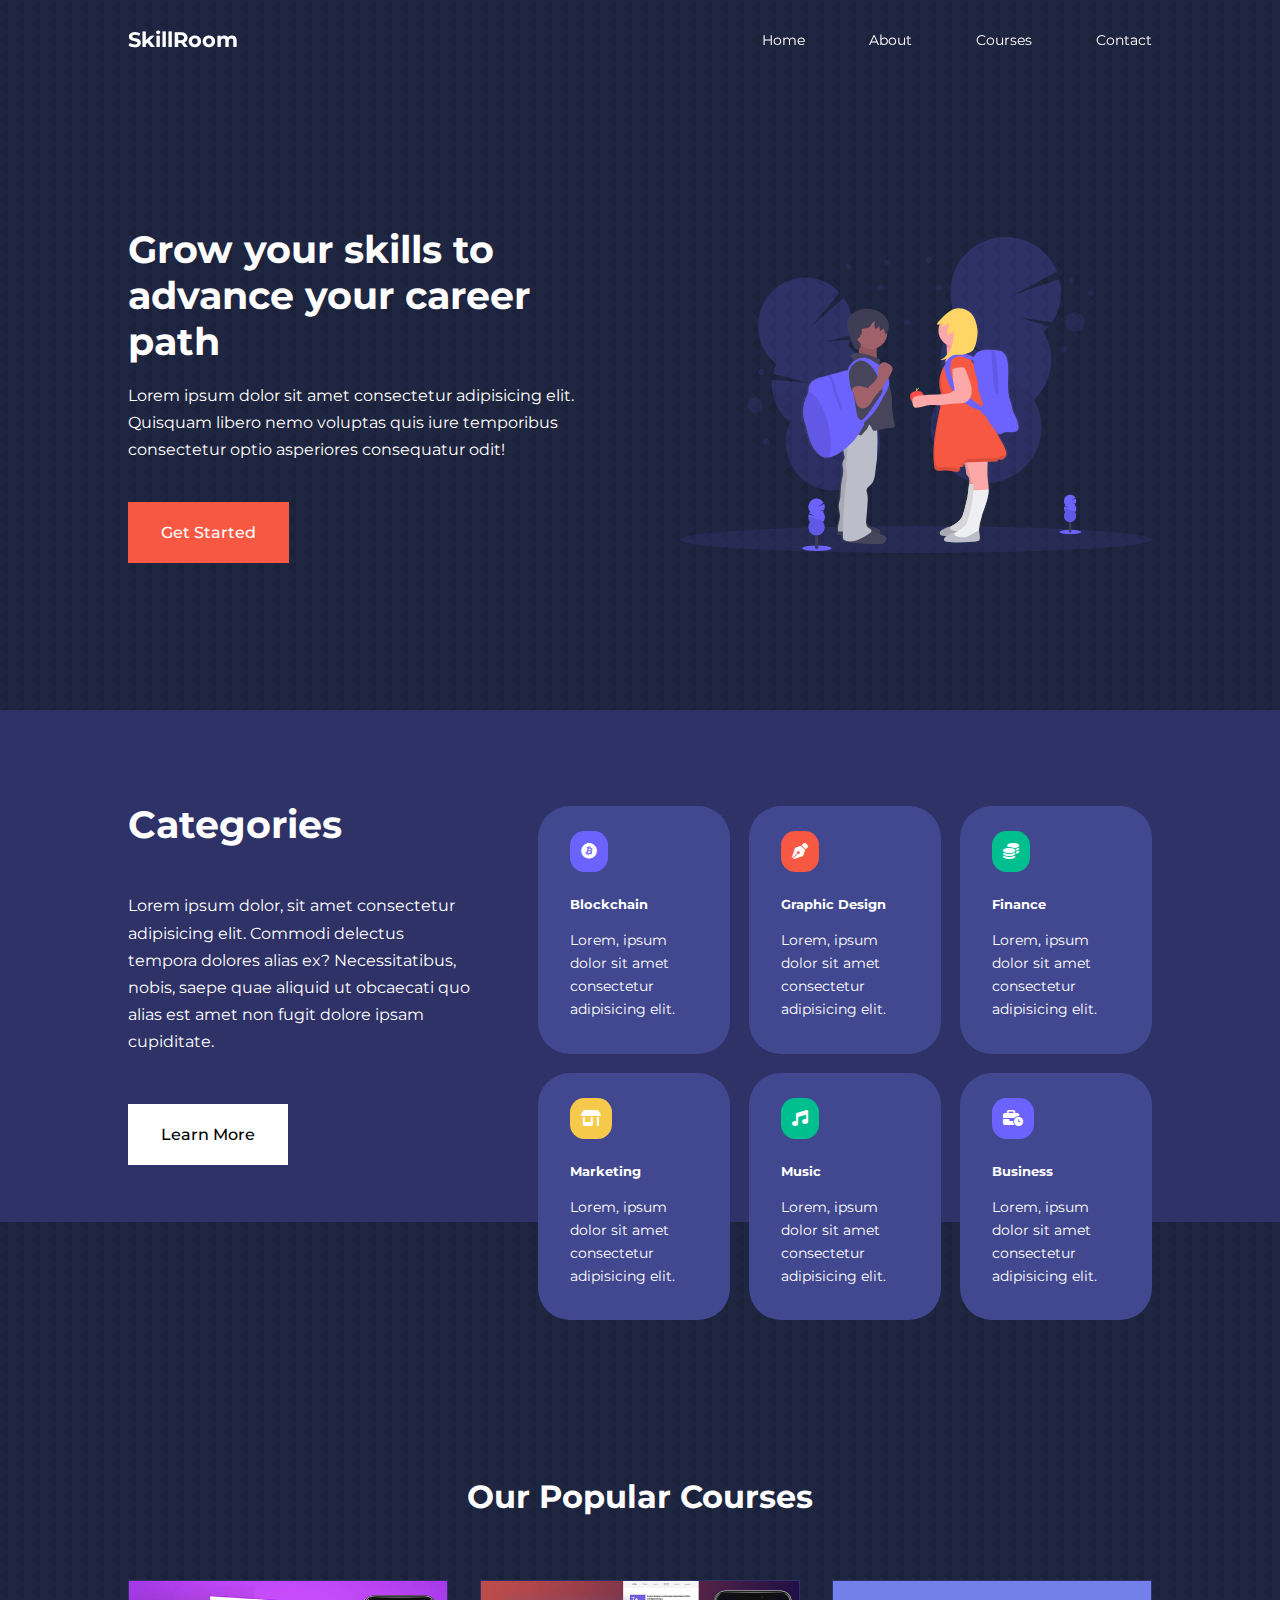
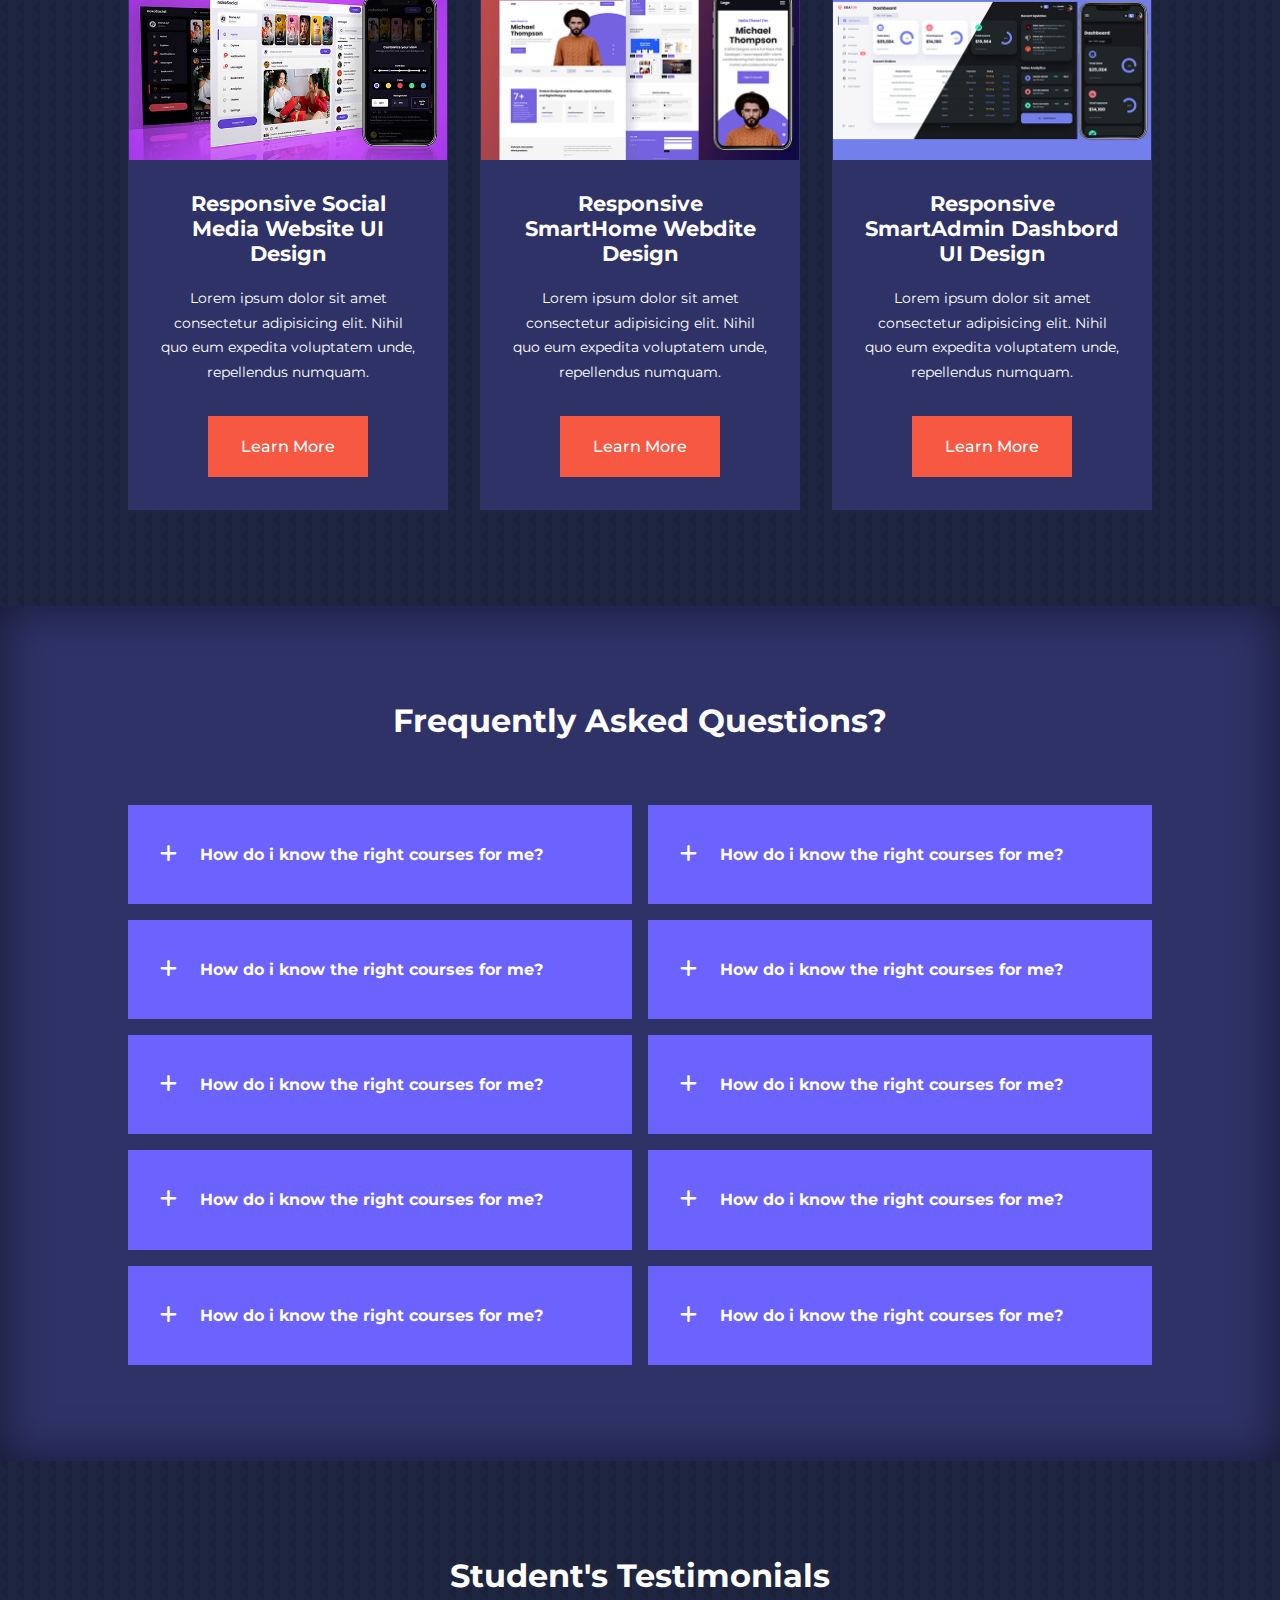
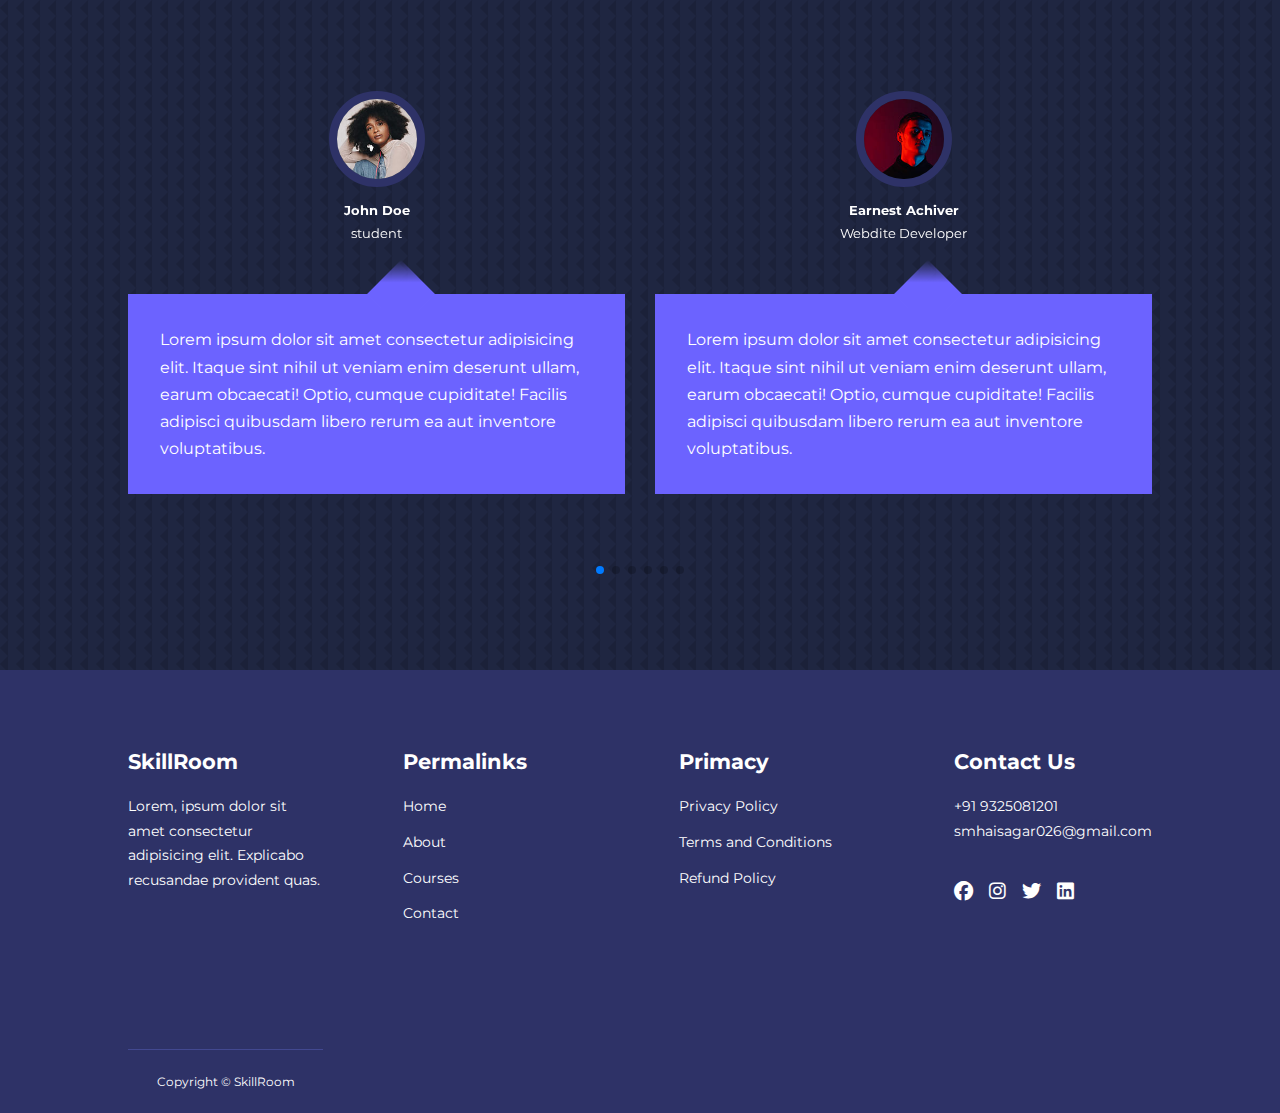
<file: index.html>
<!DOCTYPE html>
<html lang="en">
  <head>
    <meta charset="UTF-8" />
    <meta name="viewport" content="width=device-width, initial-scale=1.0" />
    <title>Multipage Education Site</title>
    <!-- FONTAWESOME CDN-->
    <link
      rel="stylesheet"
      href="https://cdnjs.cloudflare.com/ajax/libs/font-awesome/6.5.1/css/all.min.css"
    />
    <!-- GOOGLE FONTS (MOTSERRAT)-->
    <link rel="preconnect" href="https://fonts.googleapis.com" />
    <link rel="preconnect" href="https://fonts.gstatic.com" crossorigin />
    <link
      href="https://fonts.googleapis.com/css2?family=Fira+Sans&family=League+Spartan:wght@100;200;300;400;500;600;700;800;900&family=Montserrat:wght@300;400;500;600;700;800;900&family=Poppins:wght@300;400;500;600&family=Source+Code+Pro:wght@300&display=swap"
      rel="stylesheet"
    />

    <!--swiper.js-->

    <link
  rel="stylesheet"
  href="https://cdn.jsdelivr.net/npm/swiper@11/swiper-bundle.min.css"
/>

    <!--STYLE.CSS-->
    <link rel="stylesheet" href="./css/style.css" />
    <style>
      body {
        background-image: url(./images/bg-texture.png);
      }
    </style>
  </head>
  <body>
    <nav>
      <div class="container nav_container">
        <a href="index.html"><h4>SkillRoom</h4></a>
        <ul class="nav_menu">
          <li><a href="index.html">Home</a></li>
          <li><a href="about.html">About</a></li>
          <li><a href="courses.html">Courses</a></li>
          <li><a href="contact.html">Contact</a></li>
        </ul>
        <button id="open-menu-btn"><i class="fa-solid fa-bars"></i></button>
        <button id="close-menu-btn"><i class="fa-solid fa-xmark"></i></button>
      </div>
    </nav>
    <!--------------------END NAVBAR----------------------->

    <header>
      <div class="container header_container">
        <div class="header_left">
          <h1>Grow your skills to advance your career path</h1>
          <p>
            Lorem ipsum dolor sit amet consectetur adipisicing elit. Quisquam
            libero nemo voluptas quis iure temporibus consectetur optio
            asperiores consequatur odit!
          </p>
          <a href="courses.html" class="btn btn-primary">Get Started</a>
        </div>

        <div class="header_right">
          <div class="header_right-image">
            <img src="./images/header.svg" />
          </div>
        </div>
      </div>
    </header>

    <!--------------------END HEADER----------------------->

    <section class="categories">
      <div class="container categories_container">
        <div class="categories_left">
          <h1>Categories</h1>
          <p>
            Lorem ipsum dolor, sit amet consectetur adipisicing elit. Commodi
            delectus tempora dolores alias ex? Necessitatibus, nobis, saepe quae
            aliquid ut obcaecati quo alias est amet non fugit dolore ipsam
            cupiditate.
          </p>
          <a href="#" class="btn">Learn More</a>
        </div>

        <div class="categories_right">
          <article class="category">
            <span class="category_icon"
              ><i class="fa-brands fa-bitcoin"></i
            ></span>
            <h5>Blockchain</h5>
            <p>
              Lorem, ipsum dolor sit amet consectetur adipisicing elit.
            </p>
          </article>

          <article class="category">
            <span class="category_icon"
              ><i class="fa-solid fa-pen-nib"></i
            ></span>
            <h5>Graphic Design</h5>
            <p>
              Lorem, ipsum dolor sit amet consectetur adipisicing elit.
            </p>
          </article>

          <article class="category">
            <span class="category_icon"><i class="fa-solid fa-coins"></i></span>
            <h5>Finance</h5>
            <p>
              Lorem, ipsum dolor sit amet consectetur adipisicing elit.
            </p>
          </article>

          <article class="category">
            <span class="category_icon"
              ><i class="fa-solid fa-shop"></i></i
            ></span>
            <h5>Marketing</h5>
            <p>
              Lorem, ipsum dolor sit amet consectetur adipisicing elit.
            </p>
          </article>

          <article class="category">
            <span class="category_icon"
              ><i class="fa-solid fa-music"></i></span>
            <h5>Music</h5>
            <p>
              Lorem, ipsum dolor sit amet consectetur adipisicing elit.
            </p>
          </article>

          <article class="category">
            <span class="category_icon"
              ><i class="fa-solid fa-business-time"></i></span>
            <h5>Business</h5>
            <p>
              Lorem, ipsum dolor sit amet consectetur adipisicing elit.
            </p>
          </article>
        </div>
      </div>
    </section>

        <!--------------------END CATEGORIES----------------------->



        <section class="courses">
          <h2>Our Popular Courses</h2>
          <div class="container courses_container">
            <article class="course">
              <div class="course_image">
                <img src="./images/course1.jpg">
              </div>
              <div class="course_info"><h4>Responsive Social Media Website UI Design</h4>
                <p>Lorem ipsum dolor sit amet consectetur adipisicing elit. Nihil quo eum expedita voluptatem unde, repellendus numquam.</p>
                <a href="courses.html" class="btn btn-primary">Learn More</a>
              </div>
            </article>

            <article class="course">
              <div class="course_image">
                <img src="./images/course2.jpg">
              </div>
              <div class="course_info">
                <h4>Responsive SmartHome Webdite Design</h4>
              <p>Lorem ipsum dolor sit amet consectetur adipisicing elit. Nihil quo eum expedita voluptatem unde, repellendus numquam.</p>
              <a href="courses.html" class="btn btn-primary">Learn More</a>
              </div>
            </article>

            <article class="course">
              <div class="course_image">
                <img src="./images/course3.jpg">
              </div>
              <div class="course_info"><h4>Responsive SmartAdmin Dashbord UI Design</h4>
                <p>Lorem ipsum dolor sit amet consectetur adipisicing elit. Nihil quo eum expedita voluptatem unde, repellendus numquam.</p>
                <a href="courses.html" class="btn btn-primary">Learn More</a>
              </div>
              
            </article>
          </div>
        </section>

        <!----------END OF COURSES ------------------>




        <section class="faqs">
          <h2>Frequently Asked Questions?</h2>
          <div class="container faqs_container">
            <article class="faq">
              <div class="faq_icon"><i class="fa-solid fa-plus"></i></div>
              <div class="question_answer">
                <h4>How do i know the right courses for me?</h4>
                <p>Lorem, ipsum dolor sit amet consectetur adipisicing elit. Adipisci, ducimus nihil, rem ab dolores, quasi illo iure voluptas accusantium quos aperiam vero ullam pariatur praesentium quis eos qui! Vitae, perspiciatis!</p>
              </div>
            </article>

            <article class="faq">
              <div class="faq_icon"><i class="fa-solid fa-plus"></i></div>
              <div class="question_answer">
                <h4>How do i know the right courses for me?</h4>
                <p>Lorem, ipsum dolor sit amet consectetur adipisicing elit. Adipisci, ducimus nihil, rem ab dolores, quasi illo iure voluptas accusantium quos aperiam vero ullam pariatur praesentium quis eos qui! Vitae, perspiciatis!</p>
              </div>
            </article>

            <article class="faq">
              <div class="faq_icon"><i class="fa-solid fa-plus"></i></div>
              <div class="question_answer">
                <h4>How do i know the right courses for me?</h4>
                <p>Lorem, ipsum dolor sit amet consectetur adipisicing elit. Adipisci, ducimus nihil, rem ab dolores, quasi illo iure voluptas accusantium quos aperiam vero ullam pariatur praesentium quis eos qui! Vitae, perspiciatis!</p>
              </div>
            </article>

            <article class="faq">
              <div class="faq_icon"><i class="fa-solid fa-plus"></i></div>
              <div class="question_answer">
                <h4>How do i know the right courses for me?</h4>
                <p>Lorem, ipsum dolor sit amet consectetur adipisicing elit. Adipisci, ducimus nihil, rem ab dolores, quasi illo iure voluptas accusantium quos aperiam vero ullam pariatur praesentium quis eos qui! Vitae, perspiciatis!</p>
              </div>
            </article>

            <article class="faq">
              <div class="faq_icon"><i class="fa-solid fa-plus"></i></div>
              <div class="question_answer">
                <h4>How do i know the right courses for me?</h4>
                <p>Lorem, ipsum dolor sit amet consectetur adipisicing elit. Adipisci, ducimus nihil, rem ab dolores, quasi illo iure voluptas accusantium quos aperiam vero ullam pariatur praesentium quis eos qui! Vitae, perspiciatis!</p>
              </div>
            </article>

            <article class="faq">
              <div class="faq_icon"><i class="fa-solid fa-plus"></i></div>
              <div class="question_answer">
                <h4>How do i know the right courses for me?</h4>
                <p>Lorem, ipsum dolor sit amet consectetur adipisicing elit. Adipisci, ducimus nihil, rem ab dolores, quasi illo iure voluptas accusantium quos aperiam vero ullam pariatur praesentium quis eos qui! Vitae, perspiciatis!</p>
              </div>
            </article>

            <article class="faq">
              <div class="faq_icon"><i class="fa-solid fa-plus"></i></div>
              <div class="question_answer">
                <h4>How do i know the right courses for me?</h4>
                <p>Lorem, ipsum dolor sit amet consectetur adipisicing elit. Adipisci, ducimus nihil, rem ab dolores, quasi illo iure voluptas accusantium quos aperiam vero ullam pariatur praesentium quis eos qui! Vitae, perspiciatis!</p>
              </div>
            </article>

            <article class="faq">
              <div class="faq_icon"><i class="fa-solid fa-plus"></i></div>
              <div class="question_answer">
                <h4>How do i know the right courses for me?</h4>
                <p>Lorem, ipsum dolor sit amet consectetur adipisicing elit. Adipisci, ducimus nihil, rem ab dolores, quasi illo iure voluptas accusantium quos aperiam vero ullam pariatur praesentium quis eos qui! Vitae, perspiciatis!</p>
              </div>
            </article>

            <article class="faq">
              <div class="faq_icon"><i class="fa-solid fa-plus"></i></div>
              <div class="question_answer">
                <h4>How do i know the right courses for me?</h4>
                <p>Lorem, ipsum dolor sit amet consectetur adipisicing elit. Adipisci, ducimus nihil, rem ab dolores, quasi illo iure voluptas accusantium quos aperiam vero ullam pariatur praesentium quis eos qui! Vitae, perspiciatis!</p>
              </div>
            </article>

            <article class="faq">
              <div class="faq_icon"><i class="fa-solid fa-plus"></i></div>
              <div class="question_answer">
                <h4>How do i know the right courses for me?</h4>
                <p>Lorem, ipsum dolor sit amet consectetur adipisicing elit. Adipisci, ducimus nihil, rem ab dolores, quasi illo iure voluptas accusantium quos aperiam vero ullam pariatur praesentium quis eos qui! Vitae, perspiciatis!</p>
              </div>
            </article>
          </div>
        </section>
      
 <!--------------------------------------END OF FAQS ------------------>




        <section class="container testimonials_container mySwiper">
          <h2>Student's Testimonials</h2>
          <div class="swiper-wrapper">
            <article class="testimonials swiper-slide">
              <div class="avatar">
                <img src="./images/avatar1.jpg">
              </div>
              <div class="testimonials_info">
                <h5>John Doe</h5>
                <small>student</small>
              </div>
              <div class="testimonials_body">
                <p>
                  Lorem ipsum dolor sit amet consectetur adipisicing elit. Itaque sint nihil ut veniam enim deserunt ullam, earum obcaecati! Optio, cumque cupiditate! Facilis adipisci quibusdam libero rerum ea aut inventore voluptatibus.
                </p>
              </div>
            </article>



            <article class="testimonials swiper-slide">
              <div class="avatar">
                <img src="./images/avatar2.jpg">
              </div>
              <div class="testimonials_info">
                <h5>Earnest Achiver</h5>
                <small>Webdite Developer</small>
              </div>
              <div class="testimonials_body">
                <p>
                  Lorem ipsum dolor sit amet consectetur adipisicing elit. Itaque sint nihil ut veniam enim deserunt ullam, earum obcaecati! Optio, cumque cupiditate! Facilis adipisci quibusdam libero rerum ea aut inventore voluptatibus.
                </p>
              </div>
            </article>



            <article class="testimonials swiper-slide">
              <div class="avatar">
                <img src="./images/avatar3.jpg">
              </div>
              <div class="testimonials_info">
                <h5>Edam Quist</h5>
                <small>student</small>
              </div>
              <div class="testimonials_body">
                <p>
                  Lorem ipsum dolor sit amet consectetur adipisicing elit. Itaque sint nihil ut veniam enim deserunt ullam, earum obcaecati! Optio, cumque cupiditate! Facilis adipisci quibusdam libero rerum ea aut inventore voluptatibus.
                </p>
              </div>
            </article>



            <article class="testimonials swiper-slide">
              <div class="avatar">
                <img src="./images/avatar4.jpg">
              </div>
              <div class="testimonials_info">
                <h5>Hajia Bintu</h5>
                <small>student</small>
              </div>
              <div class="testimonials_body">
                <p>
                  Lorem ipsum dolor sit amet consectetur adipisicing elit. Itaque sint nihil ut veniam enim deserunt ullam, earum obcaecati! Optio, cumque cupiditate! Facilis adipisci quibusdam libero rerum ea aut inventore voluptatibus.
                </p>
              </div>
            </article>



            <article class="testimonials swiper-slide">
              <div class="avatar">
                <img src="./images/avatar5.jpg">
              </div>
              <div class="testimonials_info">
                <h5>Nazia Kd</h5>
                <small>student</small>
              </div>
              <div class="testimonials_body">
                <p>
                  Lorem ipsum dolor sit amet consectetur adipisicing elit. Itaque sint nihil ut veniam enim deserunt ullam, earum obcaecati! Optio, cumque cupiditate! Facilis adipisci quibusdam libero rerum ea aut inventore voluptatibus.
                </p>
              </div>
            </article>



            <article class="testimonials swiper-slide">
              <div class="avatar">
                <img src="./images/avatar6.jpg">
              </div>
              <div class="testimonials_info">
                <h5>Sam Kolder</h5>
                <small>student</small>
              </div>
              <div class="testimonials_body">
                <p>
                  Lorem ipsum dolor sit amet consectetur adipisicing elit. Itaque sint nihil ut veniam enim deserunt ullam, earum obcaecati! Optio, cumque cupiditate! Facilis adipisci quibusdam libero rerum ea aut inventore voluptatibus.
                </p>
              </div>
            </article>


            <article class="testimonials swiper-slide">
              <div class="avatar">
                <img src="./images/avatar7.jpg">
              </div>
              <div class="testimonials_info">
                <h5>smith Oggy</h5>
                <small>student</small>
              </div>
              <div class="testimonials_body">
                <p>
                  Lorem ipsum dolor sit amet consectetur adipisicing elit. Itaque sint nihil ut veniam enim deserunt ullam, earum obcaecati! Optio, cumque cupiditate! Facilis adipisci quibusdam libero rerum ea aut inventore voluptatibus.
                </p>
              </div>
            </article>
          </div>
          <div class="swiper-pagination"></div>
        </section>


 <!--------------------------------------END OF TESTIMONIALS --------------------------------------->



        <footer footer>
          <div class="container footer_container">
            <div class="footer_1">
              <a href="./index.html" class="footer_logo"><h4>SkillRoom</h4></a>
              <p>
                Lorem, ipsum dolor sit amet consectetur adipisicing elit. Explicabo recusandae provident quas.
              </p>
            </div>

            <div class="footer_2">
              <h4>Permalinks</h4>
              <ul class="premalinks">
                <li><a href="./index.html">Home</a></li>
                <li><a href="./about.html">About</a></li>
                <li><a href="./courses.html">Courses</a></li>
                <li><a href="./contact.html">Contact</a></li>
              </ul>
            </div>

            <div class="footer_3">
              <h4>Primacy</h4>
              <ul class="privacy">
                <li><a href="#">Privacy Policy</a></li>
                <li><a href="#">Terms and Conditions</a></li>
                <li><a href="#">Refund Policy</a></li>
              </ul>
            </div>

            <div class="footer_4">
              <h4>Contact Us</h4>
            <div>
            <p>+91 9325081201</p>
            <p>smhaisagar026@gmail.com</p>
            </div>

            <ul class="footer_socials">
              <li>
                <a href="#"><i class="fa-brands fa-facebook"></i></a>
              </li>

              <li>
                <a href="#"><i class="fa-brands fa-instagram"></i></a>
              </li>

              <li>
                <a href="#"><i class="fa-brands fa-twitter"></i></a>
              </li>

              <li>
                <a href="#"><i class="fa-brands fa-linkedin"></i></a>
              </li>
            </ul>
            </div>
          <div class="footer_copyright">
            <small>Copyright &copy; SkillRoom</small>
          </div>
          </div>
        </footer>

      

        <!----------LINK JAVASCRIPT  & swiper.js for testimonials ------------------>

      <script src="https://cdn.jsdelivr.net/npm/swiper@11/swiper-bundle.min.js"></script>

    <script src="./main.js"></script>


    <script>
       var swiper = new Swiper(".mySwiper", {
      slidesPerView: 1,
      spaceBetween: 30,
      pagination: {
        el: ".swiper-pagination",
        clickable: true,
      },
      //when window width is >=600px
      breakpoints: {
        640: {
         
         slidesPerView: 2,
        }
      }
    });
    </script>

  </body>
</html>
</file>
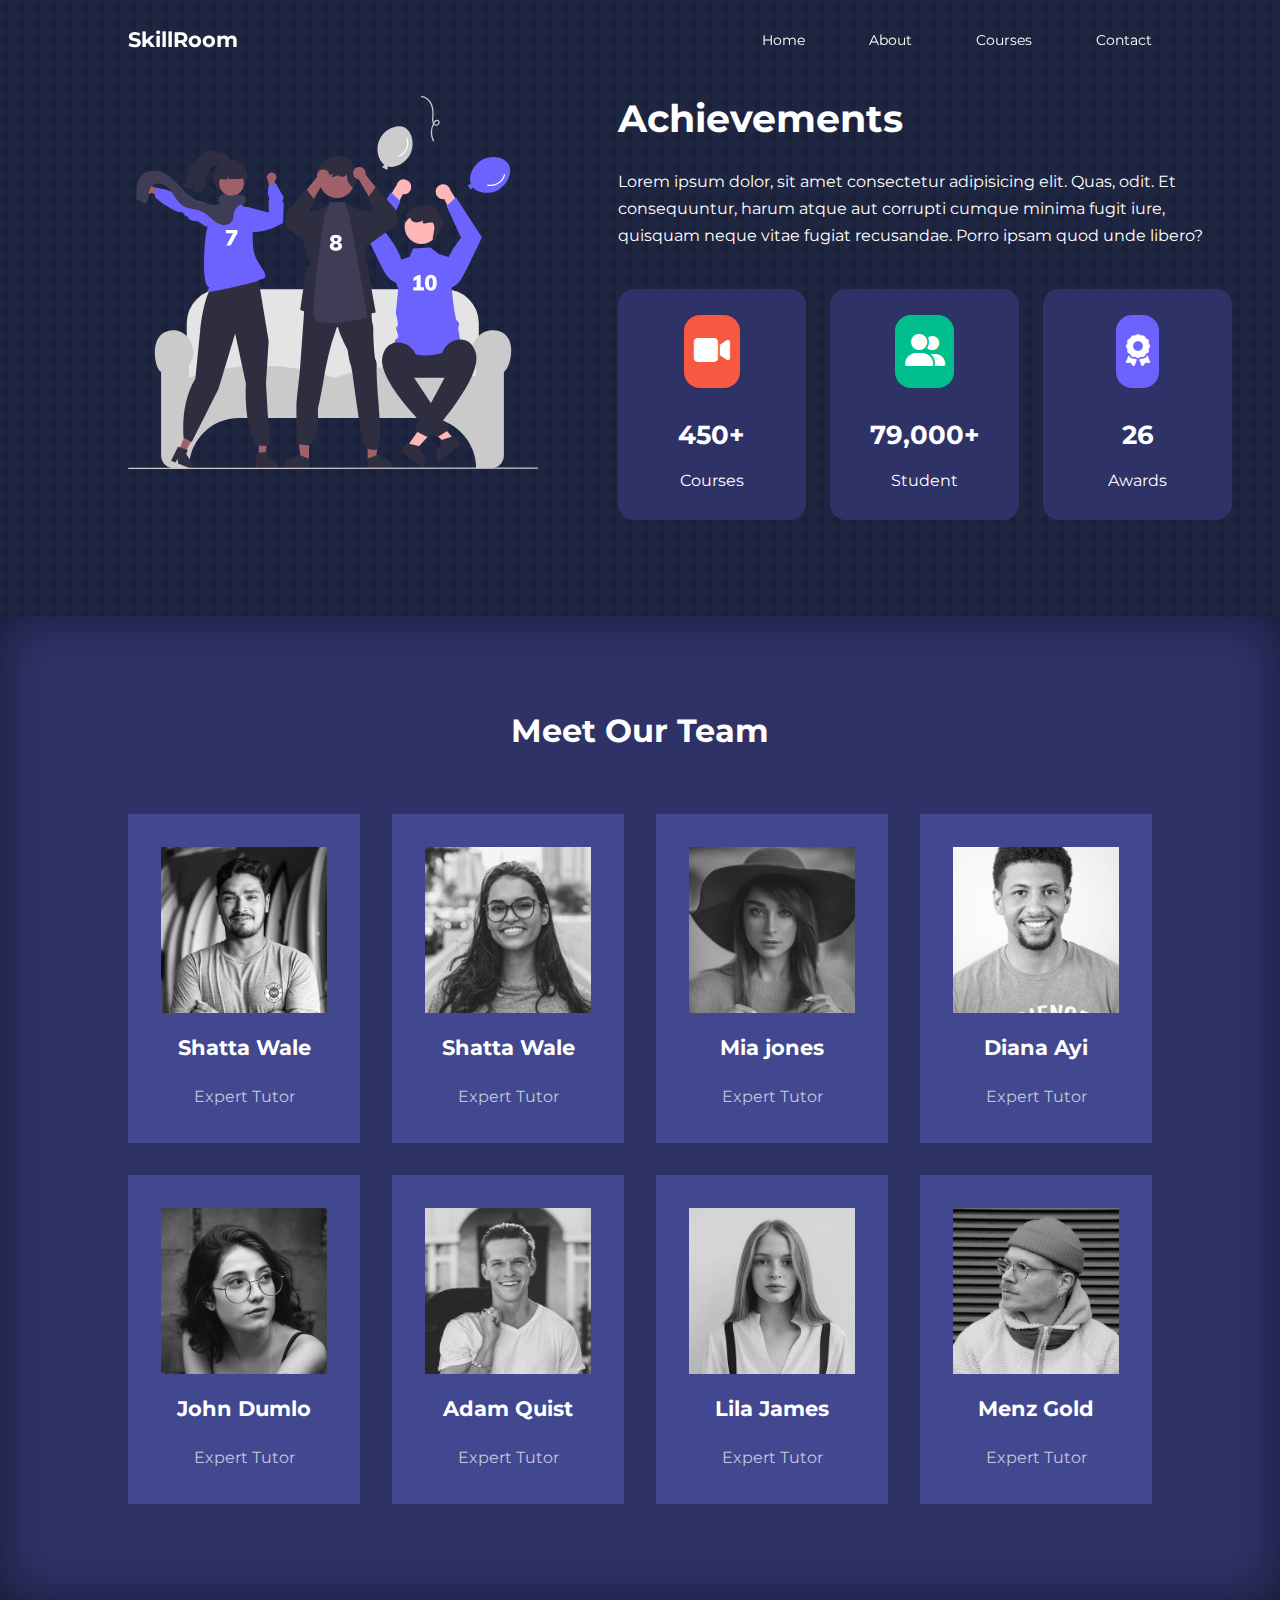
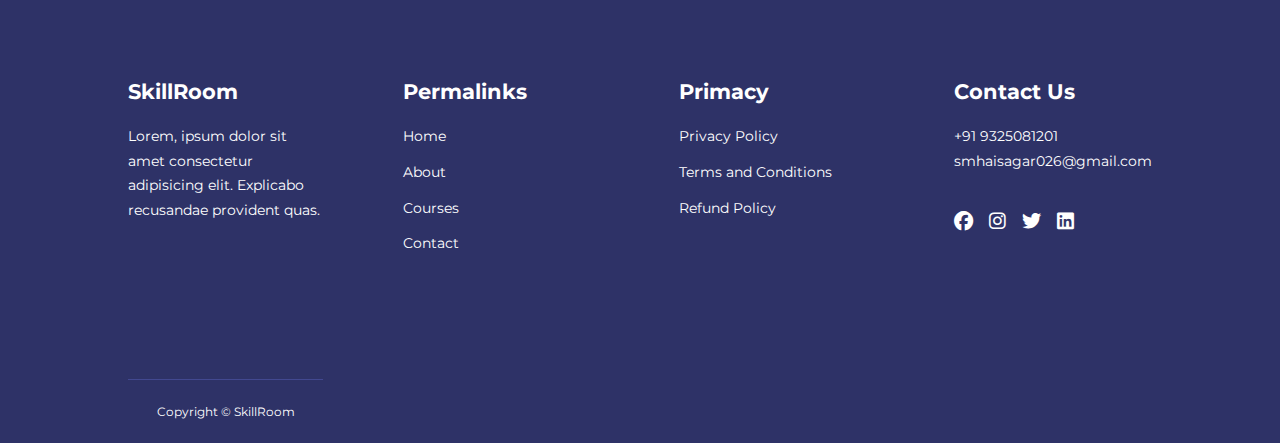
<file: about.html>
<!DOCTYPE html>
  <head>
    <meta charset="UTF-8" />
    <meta name="viewport" content="width=device-width, initial-scale=1.0" />
    <title>Multipage Education Site</title>
    <!-- FONTAWESOME CDN-->
    <link
      rel="stylesheet"
      href="https://cdnjs.cloudflare.com/ajax/libs/font-awesome/6.5.1/css/all.min.css"
    />
    <!-- GOOGLE FONTS (MOTSERRAT)-->
    <link rel="preconnect" href="https://fonts.googleapis.com" />
    <link rel="preconnect" href="https://fonts.gstatic.com" crossorigin />
    <link
      href="https://fonts.googleapis.com/css2?family=Fira+Sans&family=League+Spartan:wght@100;200;300;400;500;600;700;800;900&family=Montserrat:wght@300;400;500;600;700;800;900&family=Poppins:wght@300;400;500;600&family=Source+Code+Pro:wght@300&display=swap"
      rel="stylesheet"
    />

    <!--STYLE.CSS-->
    <link rel="stylesheet" href="./css/style.css" />
    <link rel="stylesheet" href="./css/about.css" />
    <style>
      body {
        background-image: url(./images/bg-texture.png);
      }
    </style>

  </head>
    <nav>
      <div class="container nav_container">
        <a href="index.html"><h4>SkillRoom</h4></a>
        <ul class="nav_menu">
          <li><a href="index.html">Home</a></li>
          <li><a href="about.html">About</a></li>
          <li><a href="courses.html">Courses</a></li>
          <li><a href="contact.html">Contact</a></li>
        </ul>
        <button id="open-menu-btn"><i class="fa-solid fa-bars"></i></button>
        <button id="close-menu-btn"><i class="fa-solid fa-xmark"></i></button>
      </div>
    </nav>

    <!--------------------END NAVBAR----------------------->



<section class="about_achievement">
    <div class="container about_achievements_container">

        <div class="about_achievements-left">
            <img src="./images/about achievements.svg">
        </div>



        <div class="about_achievments-right">
            <h1>Achievements</h1>
            <p>Lorem ipsum dolor, sit amet consectetur adipisicing elit. Quas, odit. Et consequuntur, harum atque aut corrupti cumque minima fugit iure, quisquam neque vitae fugiat recusandae. Porro ipsam quod unde libero?
            </p>
        
        <div class="achievements_cards">
            <article class="achievements_card">
                <span class="achievements_icon">
                    <i class="fa-solid fa-video"></i>
                </span>
                <h3>450+</h3>
                <p>Courses</p>
            </article>

            <article class="achievements_card">
                <span class="achievements_icon">
                    <i class="fa-solid fa-user-group"></i>
                </span>
                <h3>79,000+</h3>
                <p>Student</p>
            </article>

            <article class="achievements_card">
                <span class="achievements_icon">
                    <i class="fa-solid fa-award"></i>
                </span>
                <h3>26</h3>
                <p>Awards</p>
            </article>
         </div>
        </div>
    </div>
</section>

<!--------------------END ACHIEVEMENTS----------------------->

<section class="team">
    <h2>Meet Our Team</h2>
    <div class="container team_container">
        <article class="team_member">
            <div class="team_member-image">
                <img src="./images/tm1.jpg" >
            </div>
            <div class="team_member-info">
                <h4>Shatta Wale</h4>
                <p>Expert Tutor</p>
            </div>
            <div class="team_member-socials">
                <a href="https://instagram.com" target="_blank"><i class="fa-brands fa-instagram"></i></a>
                <a href="https://twitter.com" target="_blank"><i class="fa-brands fa-twitter"></i></a>
                <a href="https://linkedin.com" target="_blank"><i class="fa-brands fa-linkedin"></i></a>
            </div>
        </article>

        <article class="team_member">
            <div class="team_member-image">
                <img src="./images/tm2.jpg" >
            </div>
            <div class="team_member-info">
                <h4>Shatta Wale</h4>
                <p>Expert Tutor</p>
            </div>
            <div class="team_member-socials">
                <a href="https://instagram.com" target="_blank"><i class="fa-brands fa-instagram"></i></a>
                <a href="https://twitter.com" target="_blank"><i class="fa-brands fa-twitter"></i></a>
                <a href="https://linkedin.com" target="_blank"><i class="fa-brands fa-linkedin"></i></a>
            </div>
        </article>

        <article class="team_member">
            <div class="team_member-image">
                <img src="./images/tm3.jpg" >
            </div>
            <div class="team_member-info">
                <h4>Mia jones</h4>
                <p>Expert Tutor</p>
            </div>
            <div class="team_member-socials">
                <a href="https://instagram.com" target="_blank"><i class="fa-brands fa-instagram"></i></a>
                <a href="https://twitter.com" target="_blank"><i class="fa-brands fa-twitter"></i></a>
                <a href="https://linkedin.com" target="_blank"><i class="fa-brands fa-linkedin"></i></a>
            </div>
        </article>

        <article class="team_member">
            <div class="team_member-image">
                <img src="./images/tm4.jpg" >
            </div>
            <div class="team_member-info">
                <h4>Diana Ayi</h4>
                <p>Expert Tutor</p>
            </div>
            <div class="team_member-socials">
                <a href="https://instagram.com" target="_blank"><i class="fa-brands fa-instagram"></i></a>
                <a href="https://twitter.com" target="_blank"><i class="fa-brands fa-twitter"></i></a>
                <a href="https://linkedin.com" target="_blank"><i class="fa-brands fa-linkedin"></i></a>
            </div>
        </article>

        <article class="team_member">
            <div class="team_member-image">
                <img src="./images/tm5.jpg" >
            </div>
            <div class="team_member-info">
                <h4>John Dumlo</h4>
                <p>Expert Tutor</p>
            </div>
            <div class="team_member-socials">
                <a href="https://instagram.com" target="_blank"><i class="fa-brands fa-instagram"></i></a>
                <a href="https://twitter.com" target="_blank"><i class="fa-brands fa-twitter"></i></a>
                <a href="https://linkedin.com" target="_blank"><i class="fa-brands fa-linkedin"></i></a>
            </div>
        </article>

        <article class="team_member">
            <div class="team_member-image">
                <img src="./images/tm6.jpg" >
            </div>
            <div class="team_member-info">
                <h4>Adam Quist</h4>
                <p>Expert Tutor</p>
            </div>
            <div class="team_member-socials">
                <a href="https://instagram.com" target="_blank"><i class="fa-brands fa-instagram"></i></a>
                <a href="https://twitter.com" target="_blank"><i class="fa-brands fa-twitter"></i></a>
                <a href="https://linkedin.com" target="_blank"><i class="fa-brands fa-linkedin"></i></a>
            </div>
        </article>

        <article class="team_member">
            <div class="team_member-image">
                <img src="./images/tm7.jpg" >
            </div>
            <div class="team_member-info">
                <h4>Lila James</h4>
                <p>Expert Tutor</p>
            </div>
            <div class="team_member-socials">
                <a href="https://instagram.com" target="_blank"><i class="fa-brands fa-instagram"></i></a>
                <a href="https://twitter.com" target="_blank"><i class="fa-brands fa-twitter"></i></a>
                <a href="https://linkedin.com" target="_blank"><i class="fa-brands fa-linkedin"></i></a>
            </div>
        </article>

        <article class="team_member">
            <div class="team_member-image">
                <img src="./images/tm8.jpg" >
            </div>
            <div class="team_member-info">
                <h4>Menz Gold</h4>
                <p>Expert Tutor</p>
            </div>
            <div class="team_member-socials">
                <a href="https://instagram.com" target="_blank"><i class="fa-brands fa-instagram"></i></a>
                <a href="https://twitter.com" target="_blank"><i class="fa-brands fa-twitter"></i></a>
                <a href="https://linkedin.com" target="_blank"><i class="fa-brands fa-linkedin"></i></a>
            </div>
        </article>
    </div>
</section>

  <!----------end of team ------------------>




<footer footer>
    <div class="container footer_container">
      <div class="footer_1">
        <a href="./index.html" class="footer_logo"><h4>SkillRoom</h4></a>
        <p>
          Lorem, ipsum dolor sit amet consectetur adipisicing elit. Explicabo recusandae provident quas.
        </p>
      </div>

      <div class="footer_2">
        <h4>Permalinks</h4>
        <ul class="premalinks">
          <li><a href="./index.html">Home</a></li>
          <li><a href="./about.html">About</a></li>
          <li><a href="./courses.html">Courses</a></li>
          <li><a href="./contact.html">Contact</a></li>
        </ul>
      </div>

      <div class="footer_3">
        <h4>Primacy</h4>
        <ul class="privacy">
          <li><a href="#">Privacy Policy</a></li>
          <li><a href="#">Terms and Conditions</a></li>
          <li><a href="#">Refund Policy</a></li>
        </ul>
      </div>

      <div class="footer_4">
        <h4>Contact Us</h4>
      <div>
      <p>+91 9325081201</p>
      <p>smhaisagar026@gmail.com</p>
      </div>

      <ul class="footer_socials">
        <li>
          <a href="#"><i class="fa-brands fa-facebook"></i></a>
        </li>

        <li>
          <a href="#"><i class="fa-brands fa-instagram"></i></a>
        </li>

        <li>
          <a href="#"><i class="fa-brands fa-twitter"></i></a>
        </li>

        <li>
          <a href="#"><i class="fa-brands fa-linkedin"></i></a>
        </li>
      </ul>
      </div>
    <div class="footer_copyright">
      <small>Copyright &copy; SkillRoom</small>
    </div>
    </div>
  </footer>

  <!----------LINK JAVASCRIPT  & swiper.js for testimonials ------------------>
<script src="./main.js"></script>

</body>
</html>
</file>
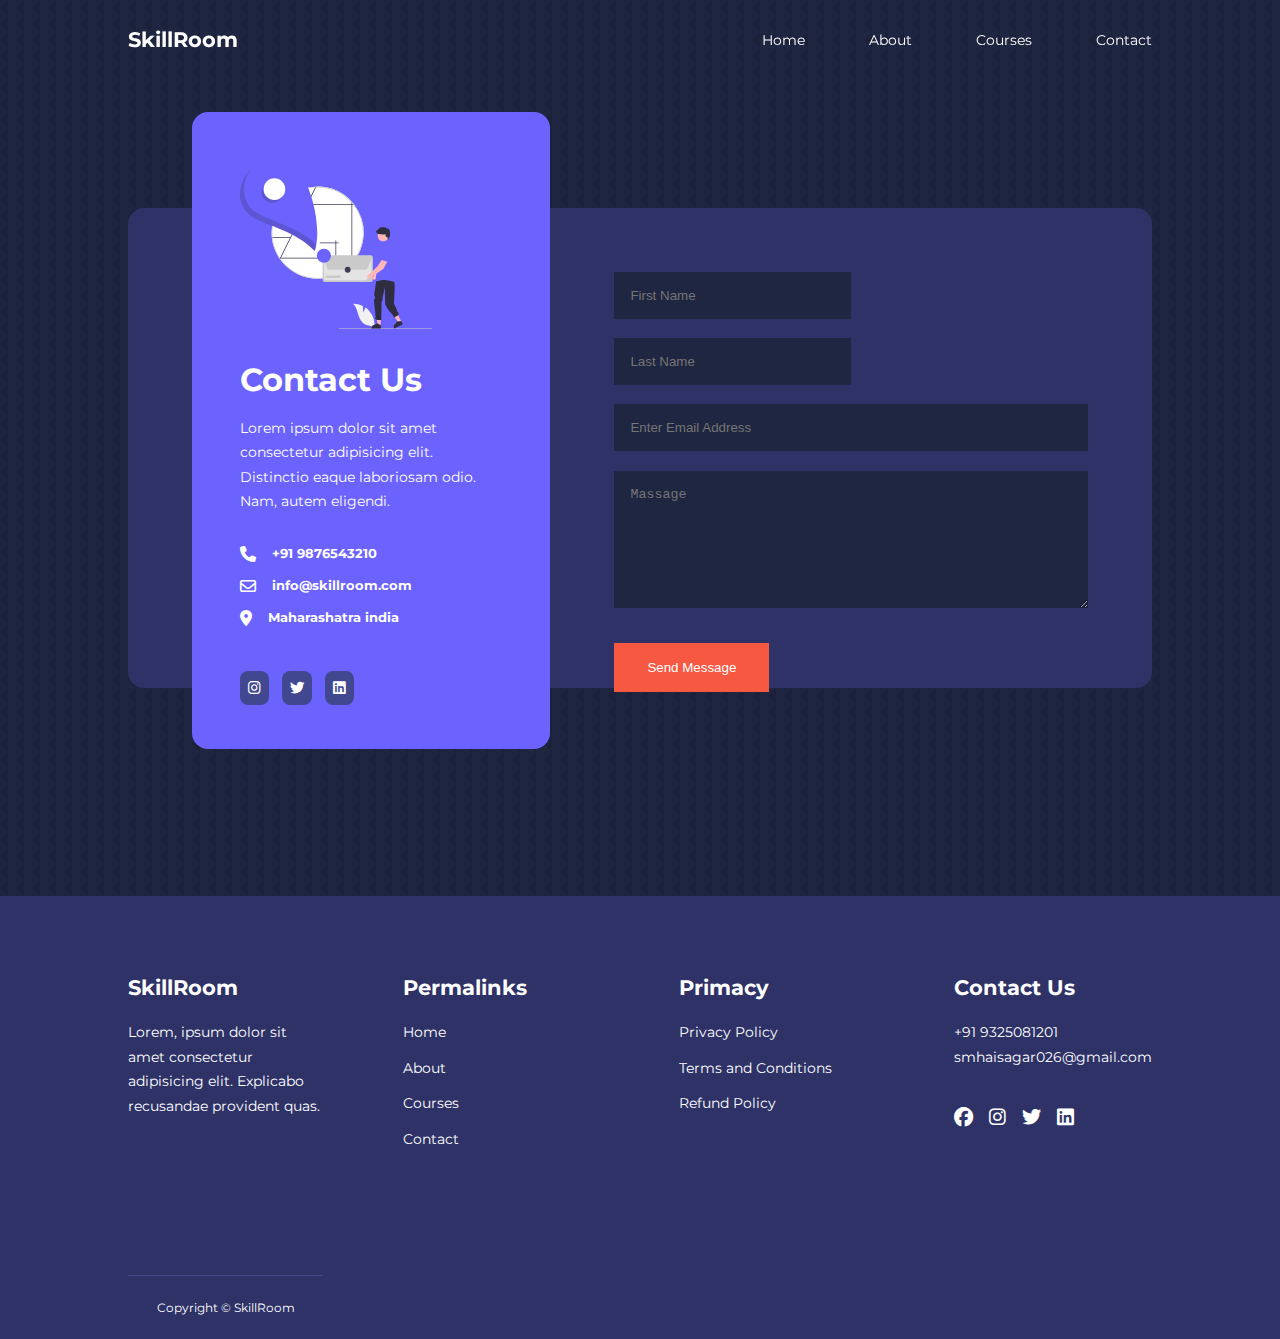
<file: contact.html>
<!DOCTYPE html>
  <head>
    <meta charset="UTF-8" />
    <meta name="viewport" content="width=device-width, initial-scale=1.0" />
    <title>Multipage Education Site</title>
    <!-- FONTAWESOME CDN-->
    <link
      rel="stylesheet"
      href="https://cdnjs.cloudflare.com/ajax/libs/font-awesome/6.5.1/css/all.min.css"
    />
    <!-- GOOGLE FONTS (MOTSERRAT)-->
    <link rel="preconnect" href="https://fonts.googleapis.com" />
    <link rel="preconnect" href="https://fonts.gstatic.com" crossorigin />
    <link
      href="https://fonts.googleapis.com/css2?family=Fira+Sans&family=League+Spartan:wght@100;200;300;400;500;600;700;800;900&family=Montserrat:wght@300;400;500;600;700;800;900&family=Poppins:wght@300;400;500;600&family=Source+Code+Pro:wght@300&display=swap"
      rel="stylesheet"
    />

    <!--swiper.js-->

    <link
      rel="stylesheet"
      href="https://cdn.jsdelivr.net/npm/swiper@11/swiper-bundle.min.css"
    />

    <!--STYLE.CSS-->
    <link rel="stylesheet" href="./css/style.css" />
    <link rel="stylesheet" href="./css/contact.css" />
    <style>
        body {
          background-image: url(./images/bg-texture.png);
        }
      </style>

  </head>
    <nav>
      <div class="container nav_container">
        <a href="index.html"><h4>SkillRoom</h4></a>
        <ul class="nav_menu">
          <li><a href="index.html">Home</a></li>
          <li><a href="about.html">About</a></li>
          <li><a href="courses.html">Courses</a></li>
          <li><a href="contact.html">Contact</a></li>
        </ul>
        <button id="open-menu-btn"><i class="fa-solid fa-bars"></i></button>
        <button id="close-menu-btn"><i class="fa-solid fa-xmark"></i></button>
      </div>
    </nav>
    <!--------------------END NAVBAR----------------------->







<section class="contact">
    <div class="container contact_container">
        <aside class="contact_aside">
            <div class="aside_image">
                <img src="./images/contact.svg">
            </div>
            <h2>Contact Us</h2>
            <p>
                Lorem ipsum dolor sit amet consectetur adipisicing elit. Distinctio eaque laboriosam odio. Nam, autem eligendi.
            </p>
            <ul class="contact_details">
                <li>
                    <i class="fa-solid fa-phone"></i>
                    <h5>+91 9876543210</h5>
                </li>
                <li>
                    <i class="fa-regular fa-envelope"></i>
                    <h5>info@skillroom.com</h5>
                </li>
                <li>
                    <i class="fa-solid fa-location-dot"></i>
                    <h5>Maharashatra india</h5>
                </li>
            </ul>
            <ul class="contact_socials">
                <li>
                    <a href="https://instagram.com"><i class="fa-brands fa-instagram"></i></a>
                </li>
                <li>
                    <a href="https://twitter.com" ><i class="fa-brands fa-twitter"></i></a>
                </li>
                <li>
                    <a href="https://linkedin.com"><i class="fa-brands fa-linkedin"></i></a>
                </li>
            </ul>
        </aside>


        <form class="contact_form">
            <div class="form_name">
                <input type="text" name="First Name" placeholder="First Name" required>
            </div>
                <div>
                <input type="text" name="Last Name" placeholder="Last Name" required>
            </div>
            <input type="email" name="Email Address" placeholder="Enter Email Address" required>
            <textarea name="Message" rows="7" placeholder="Massage" required></textarea>
            <button type="submit" class="btn btn-primary">Send Message</button>
        </form>
    </div>
</section>















    <footer footer>
        <div class="container footer_container">
          <div class="footer_1">
            <a href="./index.html" class="footer_logo"><h4>SkillRoom</h4></a>
            <p>
              Lorem, ipsum dolor sit amet consectetur adipisicing elit. Explicabo recusandae provident quas.
            </p>
          </div>

          <div class="footer_2">
            <h4>Permalinks</h4>
            <ul class="premalinks">
              <li><a href="./index.html">Home</a></li>
              <li><a href="./about.html">About</a></li>
              <li><a href="./courses.html">Courses</a></li>
              <li><a href="./contact.html">Contact</a></li>
            </ul>
          </div>

          <div class="footer_3">
            <h4>Primacy</h4>
            <ul class="privacy">
              <li><a href="#">Privacy Policy</a></li>
              <li><a href="#">Terms and Conditions</a></li>
              <li><a href="#">Refund Policy</a></li>
            </ul>
          </div>

          <div class="footer_4">
            <h4>Contact Us</h4>
          <div>
          <p>+91 9325081201</p>
          <p>smhaisagar026@gmail.com</p>
          </div>

          <ul class="footer_socials">
            <li>
              <a href="#"><i class="fa-brands fa-facebook"></i></a>
            </li>

            <li>
              <a href="#"><i class="fa-brands fa-instagram"></i></a>
            </li>

            <li>
              <a href="#"><i class="fa-brands fa-twitter"></i></a>
            </li>

            <li>
              <a href="#"><i class="fa-brands fa-linkedin"></i></a>
            </li>
          </ul>
          </div>
        <div class="footer_copyright">
          <small>Copyright &copy; SkillRoom</small>
        </div>
        </div>
      </footer>

    

      <!----------LINK JAVASCRIPT  & swiper.js for testimonials ------------------>

    <script src="https://cdn.jsdelivr.net/npm/swiper@11/swiper-bundle.min.js"></script>

  <script src="./main.js"></script>


  <script>
     var swiper = new Swiper(".mySwiper", {
    slidesPerView: 1,
    spaceBetween: 30,
    pagination: {
      el: ".swiper-pagination",
      clickable: true,
    },
    //when window width is >=600px
    breakpoints: {
      640: {
       
       slidesPerView: 2,
      }
    }
  });
  </script>

</body>
</html>
</file>
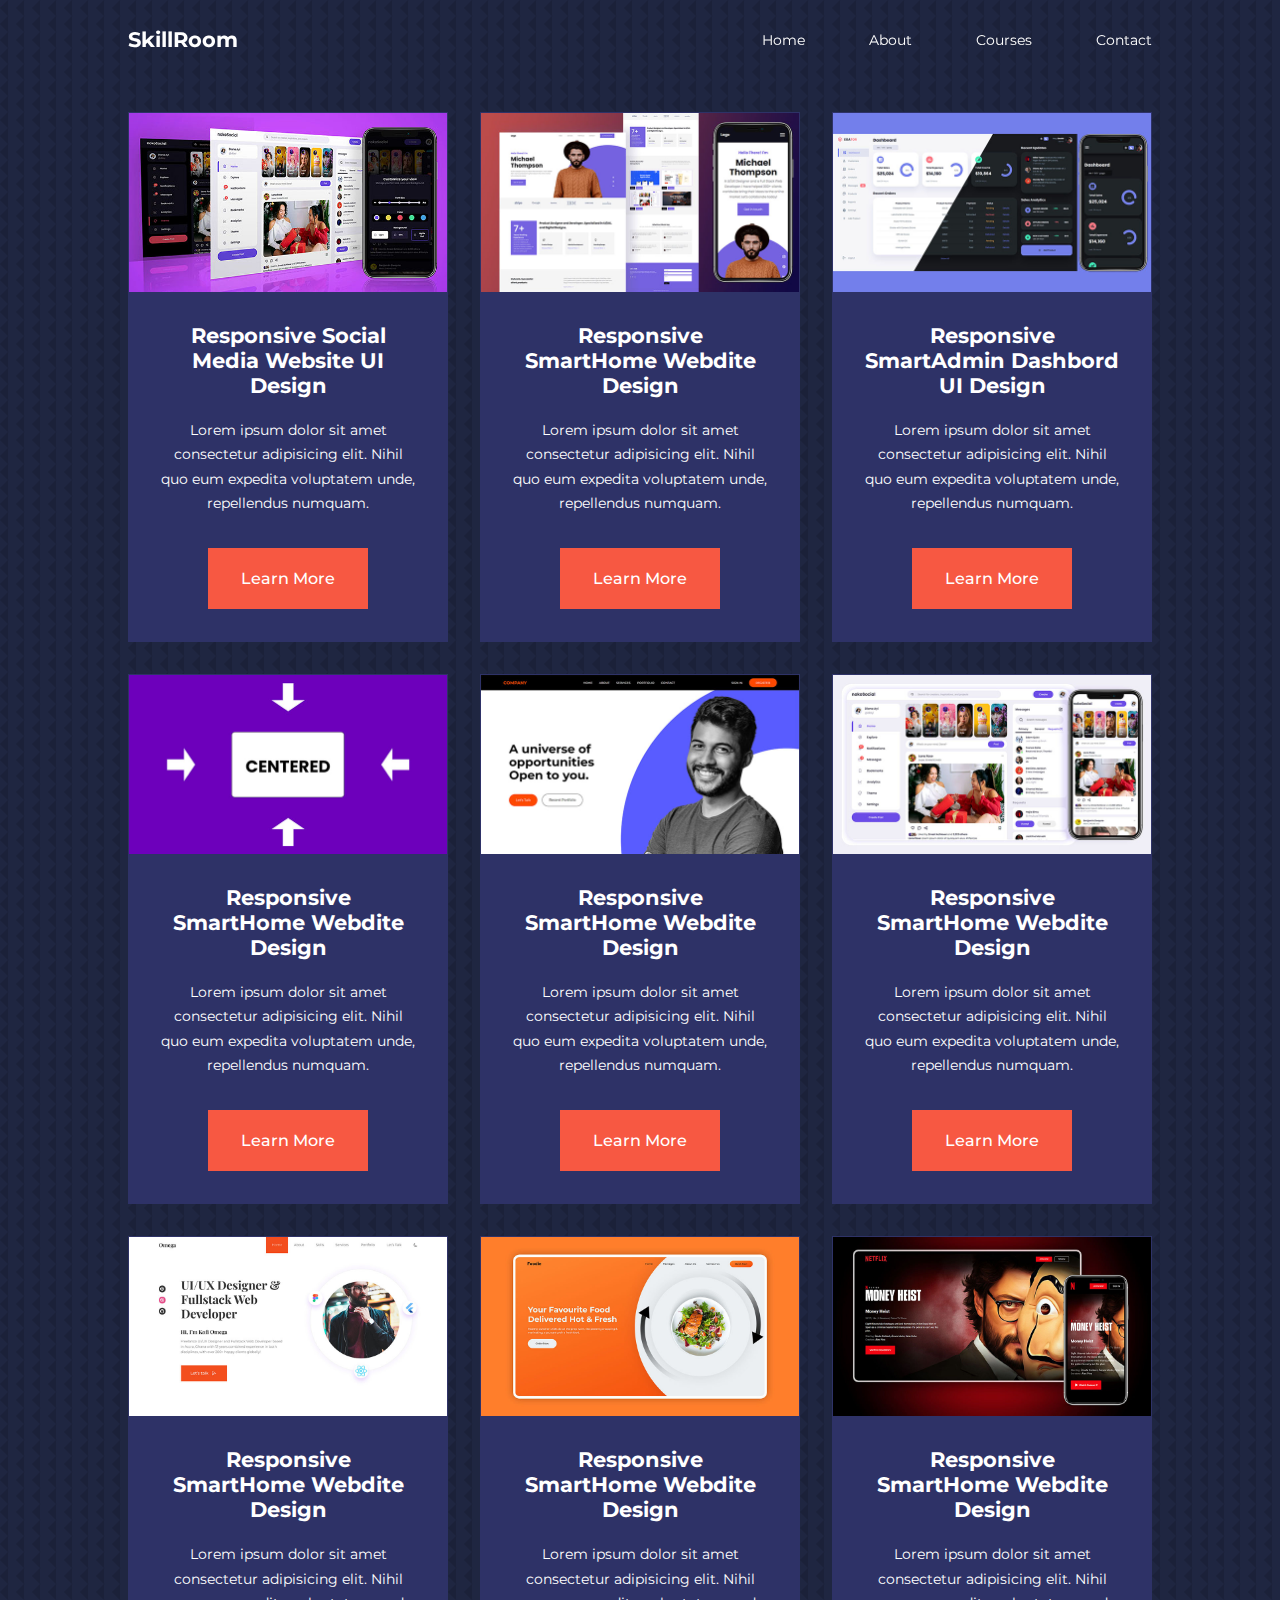
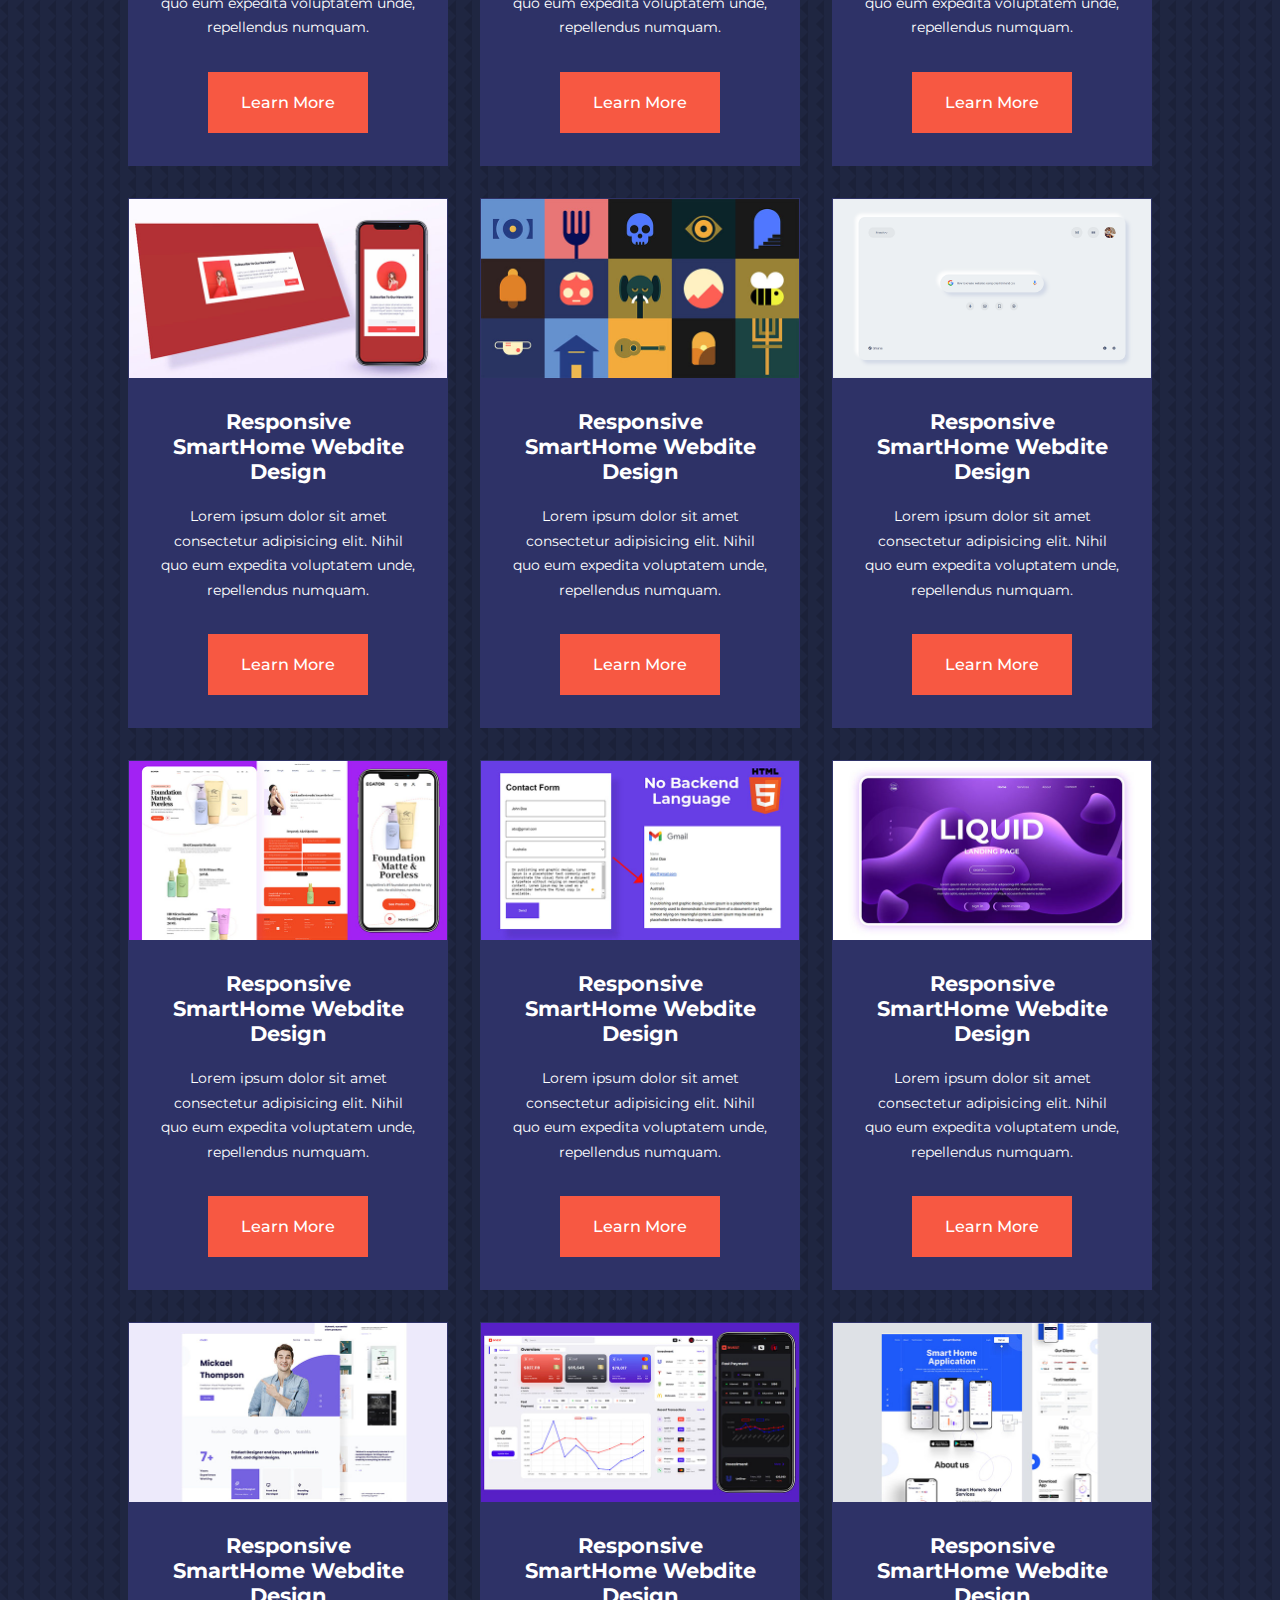
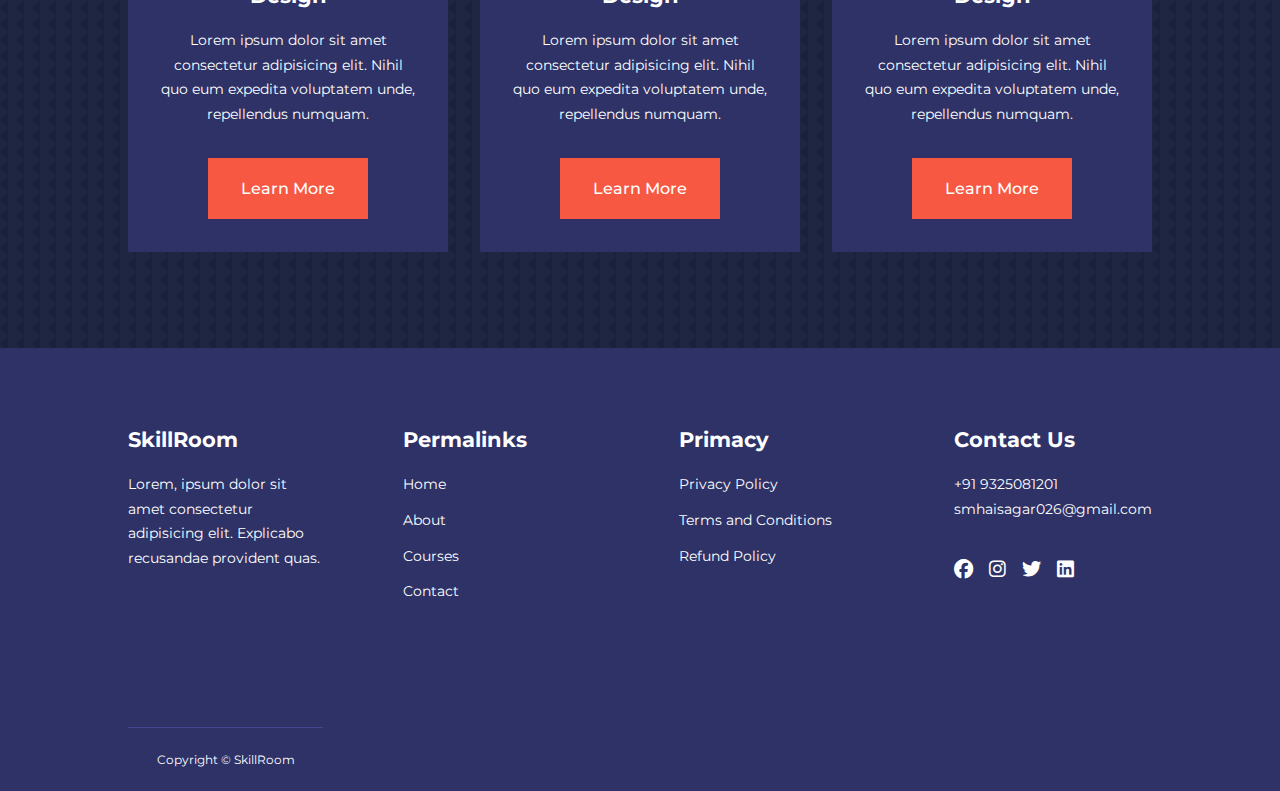
<file: courses.html>
<!DOCTYPE html>
<head>
  <meta charset="UTF-8" />
  <meta name="viewport" content="width=device-width, initial-scale=1.0" />
  <title>Multipage Education Site</title>
  <!-- FONTAWESOME CDN-->
  <link
    rel="stylesheet"
    href="https://cdnjs.cloudflare.com/ajax/libs/font-awesome/6.5.1/css/all.min.css"
  />
  <!-- GOOGLE FONTS (MOTSERRAT)-->
  <link rel="preconnect" href="https://fonts.googleapis.com" />
  <link rel="preconnect" href="https://fonts.gstatic.com" crossorigin />
  <link
    href="https://fonts.googleapis.com/css2?family=Fira+Sans&family=League+Spartan:wght@100;200;300;400;500;600;700;800;900&family=Montserrat:wght@300;400;500;600;700;800;900&family=Poppins:wght@300;400;500;600&family=Source+Code+Pro:wght@300&display=swap"
    rel="stylesheet"
  />

  <!--STYLE.CSS-->
  <link rel="stylesheet" href="./css/style.css" />
  <style>
      body {
        background-image: url(./images/bg-texture.png);
      }
    .courses {
        margin-top: 1rem;
    }
  </style>
</head>
<nav>
  <div class="container nav_container">
    <a href="index.html"><h4>SkillRoom</h4></a>
    <ul class="nav_menu">
      <li><a href="index.html">Home</a></li>
      <li><a href="about.html">About</a></li>
      <li><a href="courses.html">Courses</a></li>
      <li><a href="contact.html">Contact</a></li>
    </ul>
    <button id="open-menu-btn"><i class="fa-solid fa-bars"></i></button>
    <button id="close-menu-btn"><i class="fa-solid fa-xmark"></i></button>
  </div>
</nav>

<!--------------------END NAVBAR----------------------->



<section class="courses">
    <div class="container courses_container">
      <article class="course">
        <div class="course_image">
          <img src="./images/course1.jpg">
        </div>
        <div class="course_info"><h4>Responsive Social Media Website UI Design</h4>
          <p>Lorem ipsum dolor sit amet consectetur adipisicing elit. Nihil quo eum expedita voluptatem unde, repellendus numquam.</p>
          <a href="courses.html" class="btn btn-primary">Learn More</a>
        </div>
      </article>

      <article class="course">
        <div class="course_image">
          <img src="./images/course2.jpg">
        </div>
        <div class="course_info">
          <h4>Responsive SmartHome Webdite Design</h4>
        <p>Lorem ipsum dolor sit amet consectetur adipisicing elit. Nihil quo eum expedita voluptatem unde, repellendus numquam.</p>
        <a href="courses.html" class="btn btn-primary">Learn More</a>
        </div>
      </article>

      <article class="course">
        <div class="course_image">
          <img src="./images/course3.jpg">
        </div>
        <div class="course_info"><h4>Responsive SmartAdmin Dashbord UI Design</h4>
          <p>Lorem ipsum dolor sit amet consectetur adipisicing elit. Nihil quo eum expedita voluptatem unde, repellendus numquam.</p>
          <a href="courses.html" class="btn btn-primary">Learn More</a>
        </div>
      </article>


      <article class="course">
        <div class="course_image">
          <img src="./images/course4.jpg">
        </div>
        <div class="course_info">
          <h4>Responsive SmartHome Webdite Design</h4>
        <p>Lorem ipsum dolor sit amet consectetur adipisicing elit. Nihil quo eum expedita voluptatem unde, repellendus numquam.</p>
        <a href="courses.html" class="btn btn-primary">Learn More</a>
        </div>
      </article>

      <article class="course">
        <div class="course_image">
          <img src="./images/course5.jpg">
        </div>
        <div class="course_info">
          <h4>Responsive SmartHome Webdite Design</h4>
        <p>Lorem ipsum dolor sit amet consectetur adipisicing elit. Nihil quo eum expedita voluptatem unde, repellendus numquam.</p>
        <a href="courses.html" class="btn btn-primary">Learn More</a>
        </div>
      </article>

      <article class="course">
        <div class="course_image">
          <img src="./images/course6.jpg">
        </div>
        <div class="course_info">
          <h4>Responsive SmartHome Webdite Design</h4>
        <p>Lorem ipsum dolor sit amet consectetur adipisicing elit. Nihil quo eum expedita voluptatem unde, repellendus numquam.</p>
        <a href="courses.html" class="btn btn-primary">Learn More</a>
        </div>
      </article>

      <article class="course">
        <div class="course_image">
          <img src="./images/course7.jpg">
        </div>
        <div class="course_info">
          <h4>Responsive SmartHome Webdite Design</h4>
        <p>Lorem ipsum dolor sit amet consectetur adipisicing elit. Nihil quo eum expedita voluptatem unde, repellendus numquam.</p>
        <a href="courses.html" class="btn btn-primary">Learn More</a>
        </div>
      </article>

      <article class="course">
        <div class="course_image">
          <img src="./images/course8.jpg">
        </div>
        <div class="course_info">
          <h4>Responsive SmartHome Webdite Design</h4>
        <p>Lorem ipsum dolor sit amet consectetur adipisicing elit. Nihil quo eum expedita voluptatem unde, repellendus numquam.</p>
        <a href="courses.html" class="btn btn-primary">Learn More</a>
        </div>
      </article>

      <article class="course">
        <div class="course_image">
          <img src="./images/course9.jpg">
        </div>
        <div class="course_info">
          <h4>Responsive SmartHome Webdite Design</h4>
        <p>Lorem ipsum dolor sit amet consectetur adipisicing elit. Nihil quo eum expedita voluptatem unde, repellendus numquam.</p>
        <a href="courses.html" class="btn btn-primary">Learn More</a>
        </div>
      </article>

      <article class="course">
        <div class="course_image">
          <img src="./images/course10.jpg">
        </div>
        <div class="course_info">
          <h4>Responsive SmartHome Webdite Design</h4>
        <p>Lorem ipsum dolor sit amet consectetur adipisicing elit. Nihil quo eum expedita voluptatem unde, repellendus numquam.</p>
        <a href="courses.html" class="btn btn-primary">Learn More</a>
        </div>
      </article>

      <article class="course">
        <div class="course_image">
          <img src="./images/course11.jpg">
        </div>
        <div class="course_info">
          <h4>Responsive SmartHome Webdite Design</h4>
        <p>Lorem ipsum dolor sit amet consectetur adipisicing elit. Nihil quo eum expedita voluptatem unde, repellendus numquam.</p>
        <a href="courses.html" class="btn btn-primary">Learn More</a>
        </div>
      </article>

      <article class="course">
        <div class="course_image">
          <img src="./images/course12.jpg">
        </div>
        <div class="course_info">
          <h4>Responsive SmartHome Webdite Design</h4>
        <p>Lorem ipsum dolor sit amet consectetur adipisicing elit. Nihil quo eum expedita voluptatem unde, repellendus numquam.</p>
        <a href="courses.html" class="btn btn-primary">Learn More</a>
        </div>
      </article>

      <article class="course">
        <div class="course_image">
          <img src="./images/course13.jpg">
        </div>
        <div class="course_info">
          <h4>Responsive SmartHome Webdite Design</h4>
        <p>Lorem ipsum dolor sit amet consectetur adipisicing elit. Nihil quo eum expedita voluptatem unde, repellendus numquam.</p>
        <a href="courses.html" class="btn btn-primary">Learn More</a>
        </div>
      </article>

      <article class="course">
        <div class="course_image">
          <img src="./images/course14.jpg">
        </div>
        <div class="course_info">
          <h4>Responsive SmartHome Webdite Design</h4>
        <p>Lorem ipsum dolor sit amet consectetur adipisicing elit. Nihil quo eum expedita voluptatem unde, repellendus numquam.</p>
        <a href="courses.html" class="btn btn-primary">Learn More</a>
        </div>
      </article>

      <article class="course">
        <div class="course_image">
          <img src="./images/course15.jpg">
        </div>
        <div class="course_info">
          <h4>Responsive SmartHome Webdite Design</h4>
        <p>Lorem ipsum dolor sit amet consectetur adipisicing elit. Nihil quo eum expedita voluptatem unde, repellendus numquam.</p>
        <a href="courses.html" class="btn btn-primary">Learn More</a>
        </div>
      </article>

      <article class="course">
        <div class="course_image">
          <img src="./images/course16.jpg">
        </div>
        <div class="course_info">
          <h4>Responsive SmartHome Webdite Design</h4>
        <p>Lorem ipsum dolor sit amet consectetur adipisicing elit. Nihil quo eum expedita voluptatem unde, repellendus numquam.</p>
        <a href="courses.html" class="btn btn-primary">Learn More</a>
        </div>
      </article>

      <article class="course">
        <div class="course_image">
          <img src="./images/course17.jpg">
        </div>
        <div class="course_info">
          <h4>Responsive SmartHome Webdite Design</h4>
        <p>Lorem ipsum dolor sit amet consectetur adipisicing elit. Nihil quo eum expedita voluptatem unde, repellendus numquam.</p>
        <a href="courses.html" class="btn btn-primary">Learn More</a>
        </div>
      </article>

      <article class="course">
        <div class="course_image">
          <img src="./images/course18.jpg">
        </div>
        <div class="course_info">
          <h4>Responsive SmartHome Webdite Design</h4>
        <p>Lorem ipsum dolor sit amet consectetur adipisicing elit. Nihil quo eum expedita voluptatem unde, repellendus numquam.</p>
        <a href="courses.html" class="btn btn-primary">Learn More</a>
        </div>
      </article>

    </div>
  </section>

  <!----------END OF COURSES ------------------>




















<footer footer>
    <div class="container footer_container">
      <div class="footer_1">
        <a href="./index.html" class="footer_logo"><h4>SkillRoom</h4></a>
        <p>
          Lorem, ipsum dolor sit amet consectetur adipisicing elit. Explicabo recusandae provident quas.
        </p>
      </div>

      <div class="footer_2">
        <h4>Permalinks</h4>
        <ul class="premalinks">
          <li><a href="./index.html">Home</a></li>
          <li><a href="./about.html">About</a></li>
          <li><a href="./courses.html">Courses</a></li>
          <li><a href="./contact.html">Contact</a></li>
        </ul>
      </div>

      <div class="footer_3">
        <h4>Primacy</h4>
        <ul class="privacy">
          <li><a href="#">Privacy Policy</a></li>
          <li><a href="#">Terms and Conditions</a></li>
          <li><a href="#">Refund Policy</a></li>
        </ul>
      </div>

      <div class="footer_4">
        <h4>Contact Us</h4>
      <div>
      <p>+91 9325081201</p>
      <p>smhaisagar026@gmail.com</p>
      </div>

      <ul class="footer_socials">
        <li>
          <a href="#"><i class="fa-brands fa-facebook"></i></a>
        </li>

        <li>
          <a href="#"><i class="fa-brands fa-instagram"></i></a>
        </li>

        <li>
          <a href="#"><i class="fa-brands fa-twitter"></i></a>
        </li>

        <li>
          <a href="#"><i class="fa-brands fa-linkedin"></i></a>
        </li>
      </ul>
      </div>
    <div class="footer_copyright">
      <small>Copyright &copy; SkillRoom</small>
    </div>
    </div>
  </footer>



  <!----------LINK JAVASCRIPT  & swiper.js for testimonials ------------------>

<script src="https://cdn.jsdelivr.net/npm/swiper@11/swiper-bundle.min.js"></script>

<script src="./main.js"></script>


<script>
 var swiper = new Swiper(".mySwiper", {
slidesPerView: 1,
spaceBetween: 30,
pagination: {
  el: ".swiper-pagination",
  clickable: true,
},
//when window width is >=600px
breakpoints: {
  640: {
   
   slidesPerView: 2,
  }
}
});
</script>

</body>
</html>
</file>
<file: css/style.css>
* {
    margin: 0;
    padding: 0;
    border: 0;
    outline: 0;
    text-decoration: none;
    list-style: none;
    box-sizing: border-box;
}

:root {
    --color-primary: #6c63ff;
    --color-success: #00bf8e;
    --color-warning: #f7c94b;
    --color-danger: #f75842;
    --color-danger-variant: rgba(247, 88, 66, 0.4);
    --color-white: #fff;
    --color-light: rgba(255, 255, 255, 0.7);
    --color-black: #000;
    --color-bg: #1f2641;
    --color-bg1: #2e3267;
    --color-bg2:#424890;

    --container-width-lg: 80%;
    --container-width-md: 90%;
    --container-width-sm: 94%;

    --transition: all 400ms ease;

}

body {
    font-family: 'Montserrat', sans-serif;
    line-height: 1.7;
    color: var(--color-white);
    background: var(--color-bg);

}

.container {
    width: var(--container-width-lg);
    margin: 0 auto;
}

section {
    padding: 6rem 0;
}

section h2 {
    text-align: center;
    margin-bottom: 4rem;
}

h1, h2, h3, h4, h5  {
    line-height: 1.2;
}

h1 {
    font-size: 2.4rem;
}

h2 {
    font-size: 2rem;
}

h3 {
    font-size: 1.6rem;
}

h4 {
    font-size: 1.3rem;
}

a {
    color:var(--color-white)
}

img {
    width: 100%;
    display: block;
    object-fit: cover;
}

.btn {
    display: inline-block;
    background: var(--color-white);
    color: var(--color-black);
    padding: 1rem  2rem;
    border: 1px solid transparent;
    font-weight: 500;
    transition: var(--transition);
}

.btn:hover {
    background: transparent;
    color: var(--color-white);
    border-color: var(--color-white);
}

.btn-primary {
    background: var(--color-danger);
    color: var(--color-white);
}

/* =================================NAVBAR ========================*/

nav {
    background: transparent;
    width: 100vw;
    height: 5rem;
    position: fixed;
    top: 0;
    z-index: 11;
}

/* for sticky navbar*/

.window-scroll {
    background-color: var(--color-primary);
    box-shadow: 0 1rem 2rem rgba(0, 0, 0, 0.2);
}

.nav_container {
    height: 100%;
    display: flex;
    justify-content: space-between;
    align-items: center;
}

nav button {
    display: none;
}

.nav_menu {
    display: flex;
    align-items: center;
    gap: 4rem;
}

.nav_menu a {
    font-size: 0.9rem;
    transition: var(--transition);
}

.nav_menu a:hover {
    color: var(--color-bg2);
}

/* =================================HEADER ========================*/

header {
    position: relative;
    top: 5rem;
    overflow: hidden;
    height: 70vh;
    margin-bottom: 5rem;
}

.header_container {
    display: grid;
    grid-template-columns: 1fr 1fr;
    align-items: center;
    gap: 5rem;
    height: 100%;
}

.header_left p {
    margin: 1rem 0 2.4rem;
}

/* =================================CATEGORIES ========================*/

.categories {
    background: var(--color-bg1);
    height: 32rem;
}

.categories h1 {
    line-height: 1;
    margin-bottom: 3rem;
}

.categories_container {
    display: grid;
    grid-template-columns: 40% 60%;
    /* gap: 4rem; */
}

.categories_left{
    margin-right: 4rem;
}

.categories_left p {
    margin: 1rem 0 3rem;
}

.categories_right {
    display: grid;
    grid-template-columns: repeat(3, 1fr);
    gap: 1.2rem;
}

.category {
    background: var(--color-bg2);
    padding: 2rem;
    border-radius: 2rem;
    transition: var(--transition);
}

.category:hover{
    box-shadow: 0 3rem 3rem rgba(0, 0, 0, 0.3);
    z-index: 1;
}

.category:nth-child(2) .category_icon {
    background-color: var(--color-danger);
}

.category:nth-child(3) .category_icon {
    background-color: var(--color-success);
}

.category:nth-child(4) .category_icon {
    background-color: var(--color-warning);
}

.category:nth-child(5) .category_icon {
    background-color: var(--color-success);
}

.category_icon {
    background: var(--color-primary);
    padding: 0.7rem;
    border-radius: 0.9rem;
}

.category h5 {
    margin: 2rem 0 1rem;
}

.category p {
    font-size: 0.85rem;
}

/* =================================POPULAR COURSES ========================*/

.courses {
    margin-top: 10rem;
}

.courses_container {
    display: grid;
    grid-template-columns: repeat(3, 1fr);
    gap: 2rem;
}

.course {
    background: var(--color-bg1);
    text-align: center;
    border: 1px solid transparent;
    transition: var(--transition);
}

.course:hover {
    background: transparent;
    border-color: var(--color-primary);

}

.course_info {
    padding: 2rem;
}

.course_info p {
    margin: 1.2rem 0 2rem;
    font-size: 0.9rem;
}

/* ================================= FAQS ========================*/

.faqs {
    background-color: var(--color-bg1);
    box-shadow: inset 0 0 3rem rgba(0, 0, 0, 0.5);
}

.faqs_container {
    display: grid;
    grid-template-columns: 1fr 1fr;
    gap: 1rem;
}

.faq {
    padding: 2rem;
    display: flex;
    align-items: center;
    gap: 1.4rem;
    height: fit-content;
    background: var(--color-primary);
    cursor: pointer;
}

.faq h4 {
    font-size: 1rem;
    line-height: 2.2rem;
}

.faq_icon {
    align-self: flex-start;
    font-size: 1.2rem;
}

.faq p {
    margin-top: 0.8rem;
    display: none;
}

.faq.open p {
    display: block;
    
} 

/* ================================= Testimonials ========================*/

.testimonials_container {
    overflow-x: hidden;
    position: relative;
    margin-bottom: 5rem;
}

.testimonials {
    padding-top: 2rem ;
}

.avatar {
    width:  6rem;
    height:  6rem;
    border-radius: 50%;
    overflow: hidden;
    margin: 0 auto 1rem;
    border: 0.5rem solid var(--color-bg1);
}

.testimonials_info {
    text-align: center;
}

.testimonials_body {
    background: var(--color-primary);
    padding: 2rem;
    margin-top: 3rem;  
    position: relative; 
}

.testimonials_body::before {
    content: "";
    display: block;
    background: linear-gradient(135deg, transparent, var(--color-primary),var(--color-primary), var(--color-primary));
    width: 3rem;
    height:3rem;
    position: absolute;
    left: 50%;
    top: -1.5rem;
    transform: rotate(45deg);
}

/* ================================= FOOTER ========================*/

footer {
    background: var(--color-bg1);
    padding-top: 5rem;
    font-size: 0.9rem;
}

.footer_container {
    display: grid;
    grid-template-columns: repeat(4, 1fr);
    gap: 5rem;
}

.footer_container  > div h4 {
    margin-bottom: 1.2rem;
}

.footer_1 p {
    margin: 0 0 2rem;
}

footer ul li {
    margin-bottom: 0.7rem;
}

footer ul li a:hover {
    text-decoration: underline;
}

.footer_socials {
    display: flex;
    gap: 1rem;
    font-size: 1.2rem;
    margin-top: 2rem;
}

.footer_copyright {
    text-align: center;
    margin-top: 2rem;
    padding: 1.2rem 0;
    border-top: 1px solid var(--color-bg2);
}

/* ================================= Media Quries (Tablets) ========================*/

@media screen and (max-width: 1024px) {
    .container {
        width: var(--container-width-md);
    }

    h1 {
        font-size: 2.2rem;
    }

    h2 {
        font-size: 1.7rem;
    }

    h3 {
        font-size: 1.4rem;
    }

    h4 {
        font-size: 1.2rem;
    }

    /* ================================= Navbar========================*/
    nav button {
        display: inline-block;
        background: transparent;
        font-size: 1.8rem;
        color: var(--color-white);
        cursor: pointer;
    }

    nav button#close-menu-btn {
        display: none;
    }

    .nav_menu {
        position: fixed;
        top: 5rem;
        right: 5%;
        height: fit-content;
        width: 18rem;
        flex-direction: column;
        gap: 0;
        display: none;
    }

    .nav_menu li {
        width: 100%;
        height: 5.8rem;
        animation: animateNavItems 400ms linear forwards;
        transform-origin: top right;
        opacity: 0;
    }

    .nav_menu li:nth-child(2) {
        animation-delay: 200ms;
    }

    .nav_menu li:nth-child(3) {
        animation-delay: 400ms;
    }

    .nav_menu li:nth-child(4) {
        animation-delay: 600ms;
    }

    @keyframes animateNavItems {
        0% {
            transform: rotateZ(-90deg) rotateX(90deg) scale(0.1);
        }

        100% {
            transform: rotateZ(0) rotateX(0) scale(1);
            opacity: 1;
        }
    }

    .nav_menu li a {
        background: var(--color-primary);
        box-shadow: -4rem 6rem 10rem rgba(0, 0, 0, 0.6);
        width: 100%;
        height: 100%;
        display: grid;
        place-items: center;
    }

    .nav_menu li a:hover {
        background: var(--color-bg2);
        color: var(--color-white);
    }


    /* ================================= Header =======================*/

    header {
        height: 52vh;
        margin-bottom: 4rem;
    }

    .header_container {
        gap: 0;
        padding-bottom: 3rem;
    }

        /* ================================= CATEGORIES =======================*/
    categories {
        height: auto;
    }

    .categories_container {
        grid-template-columns: 1fr;
        gap: 1rem;
    }

    .categories_left {
        margin-right: 0;
    }

            /* ================================= POPULAR COURSES=======================*/
    .course {
        margin-top: 0;
    }

    .courses_container {
        grid-template-columns: 1fr 1fr;
    }

             /* ================================= FAQS=======================*/

    .faqs_container {
        grid-template-columns: 1fr;
    }

    .faq {
        padding: 1.5rem;
    }
    
             /* ================================= FOOTER=======================*/
    .footer_container {
        grid-template-columns: 1fr 1fr;
    }
}


/* ================================= Media Quries (MOBILE) ========================*/

    @media screen and (max-width: 600px) {
        .container {
            width: var(--container-width-sm);
        } 

 /* ================================= NAVBAR=======================*/

         .nav_menu{
            right: 3%;
        }
 /* ================================= HEADER=======================*/

        header {
            height: 100vh;
        }

        .header_container {
            grid-template-columns: 1fr;
            text-align: center;
            margin-top: 0;
        }
        .header_left p {
            margin-bottom: 1.3rem;
        }

 /* ================================= CATEGORIES =======================*/

        .categories_right {
            grid-template-columns: 1fr 1fr;
            gap: 0.7rem;
        }

        .category {
            padding: 1rem;
            border-radius: 1rem;
        }

        .category_icon {
            margin-top: 4px;
            display: inline-block;
        }
/* ================================= POPULAR COURSES =======================*/
     
        .courses_container {
            grid-template-columns: 1fr;
        }
/* ================================= TESTIMONIALS =======================*/

        .testimonials_body {
            padding: 1.2rem;
        }

/* ================================= FOOTER =======================*/

        .footer_container {
            grid-template-columns: 1fr;
            text-align: center;
            gap: 2rem;
        }

        .footer_1 p {
            margin: 1rem auto;
        }
        .footer_socials {
            justify-content: center;
        }
    }
</file>
<file: css/about.css>
/*---------------------Achivements---------------*/
.about_achievments {
    margin-top: 3rem;
}

.about_achievements_container {
    display: grid;
    grid-template-columns: 40% 60%;
    gap: 5rem;
}

.about_achievments-right > p {
    margin: 1.6rem 0 2.5rem;
}

.achievements_cards {
    display: grid;
    grid-template-columns: repeat(3, 1fr);
    gap: 1.5rem;
}

.achievements_card {
    background: var(--color-bg1);
    padding: 1.6rem;
    border-radius: 1rem;
    text-align: center;
    transition: var(--transition);
}
.achievements_card:hover {
    background: var(--color-bg2);
    box-shadow: 0 3rem 3rem rgba(0, 0, 0, 0.3);
}

.achievements_icon {
    background: var(--color-danger);
    padding: 0.6rem;
    border-radius: 1rem;
    display: inline-block;
    margin-bottom: 2rem;
    font-size: 2rem;
}

.achievements_card:nth-child(2) .achievements_icon {
    background: var(--color-success);
}

.achievements_card:nth-child(3) .achievements_icon {
    background: var(--color-primary);
}

.achievements_card p {
    margin-top: 1rem;
}

/*--------------------------------Team------------------------------*/
.team {
    background: var(--color-bg1);
    box-shadow: inset 0 0 3rem rgba(0, 0, 0, 0.5);
}

.team_container {
    display: grid;
    grid-template-columns: repeat(4, 1fr);
    gap: 2rem;
}

.team_member {
    background: var(--color-bg2);
    padding: 2rem;
    border: 1px solid transparent;
    transform: var(--transition);
    position:  relative;
    overflow: hidden;
}

.team_member:hover {
    background: transparent;
    border-color: var(--color-primary);
}

.team_member-image img {
    filter: saturate(0);
}

.team_member:hover img {
    filter: saturate(1);
}

.team_member-info * {
    text-align: center;
    margin-top: 1.4rem;
}

.team_member-info p {
    color: var(--color-light);
}

.team_member-socials {
    position: absolute;
    top: 50%;
    transform: translateY(-50%);
    right: -100%;
    display: flex;
    flex-direction: column;
    background: var(--color-primary);
    border-radius: 1rem 0 0 1rem;
    box-shadow: -2rem 0 2rem rgba(0, 0, 0, 0.3);
    transition: var(--transition);
}

.team_member:hover .team_member-socials {
    right: 0;
}

.team_member-socials a {
    padding: 1rem;
}

/*--------------------------------MEDIA QUERIES (TABLETS)------------------------------*/

@media screen and (mix-width: 1024px) {
    .about_achievments {
        margin-top: 2rem;
    }

    .about_achievements_container {
        grid-template-columns: 1fr;
        gap: 4rem;
    }

    .about_achievments-left {
        width: 80%;
        margin: 0 auto;
    }

    .team_container {
        grid-template-columns: repeat(3, 1fr);
        gap: 1.5rem;
    }

    .team_member {
        padding: 1rem;
    }
}

/*--------------------------------MEDIA QUERIES (MOBILE)------------------------------*/

@media screen and (mix-width: 600px) {
    .achievements_cards {
        grid-template-columns: 1fr 1fr;
        gap: 0.7rem;
    }

    .team_container {
        grid-template-columns: 1fr 1fr;
        gap: 0.7rem;
    }

    .team_member {
        padding: 0;
    }

    .team_member p {
        margin-bottom: 1.5rem;
    }
}
</file>
<file: css/contact.css>
.contact_container {
    background: var(--color-bg1);
    padding: 4rem;
    display: grid;
    grid-template-columns: 40% 60%;
    gap: 4rem;
    height: 30rem;
    margin: 7rem auto;
    border-radius: 1rem;
}

/* Aside */

.contact_aside {
    background: var(--color-primary);
    padding: 3rem;
    border-radius: 1rem;
    position: relative;
    bottom: 10rem;
}

.aside_image {
    width: 12rem;
    margin-bottom: 2rem;
}

.contact_aside h2 {
    text-align: left;
    margin-bottom: 1rem;
}

.contact_aside p {
    font-size: 0.9rem;
    margin-bottom: 2rem;
}

.contact_details li {
    display: flex;
    gap: 1rem;
    align-items: center;
    margin-bottom: 1rem;
}

.contact_socials {
    display: flex;
    gap: 0.8rem;
    margin-top: 3rem;
}

.contact_socials a {
    background: var(--color-bg2);
    padding: 0.5rem;
    border-radius: 0.5rem;
    font-size: 0.9rem;
    transition: var(--transition);
}

.contact_socials a:hover {
    background: transparent;
}

/* form */

.contact_form {
    display: flex;
    flex-direction: column;
    gap: 1.2rem;
    margin-right: 4rem;
}

.contact_form input[type="text"] {
    width: 50%;
}

input,textarea {
    width: 100%;
    padding: 1rem;
    background: var(--color-bg);
    color: var(--color-white);
}

.contact_form .btn {
    width: max-content;
    margin-top: 1rem;
    cursor: pointer;
}

/*===================Media Queiries for (TABLETS) ===============*/
@media screen and (max-width: 1024px) {
    .contact {
        /*padding-bottom: 0;*/
    }

    .contact_container {
        gap: 1.5rem;
        margin-top: 3rem;
        height: auto;
        padding: 1.5rem;
    }

    .contact_aside {
        width: auto;
        padding: 1.5rem;
        bottom: 0;
    }

    .contact_form {
        align-items: center;
        margin-right: 1.5rem;
    }
}

/*===================Media Queiries for (mobiles) ===============*/

@media screen and (max-width:600px) {
    .contact_container {
        grid-template-columns: 1fr;
        gap: 3rem;
        margin-top: 0;
        padding: 0;
    }
    
    .contact_form {
        margin: 0 1.5rem 3rem;
    }

    .form_name {
        flex-direction: column;
    }

    .form_name input[type="text"] {
        width: 100%;
    }
}
</file>
